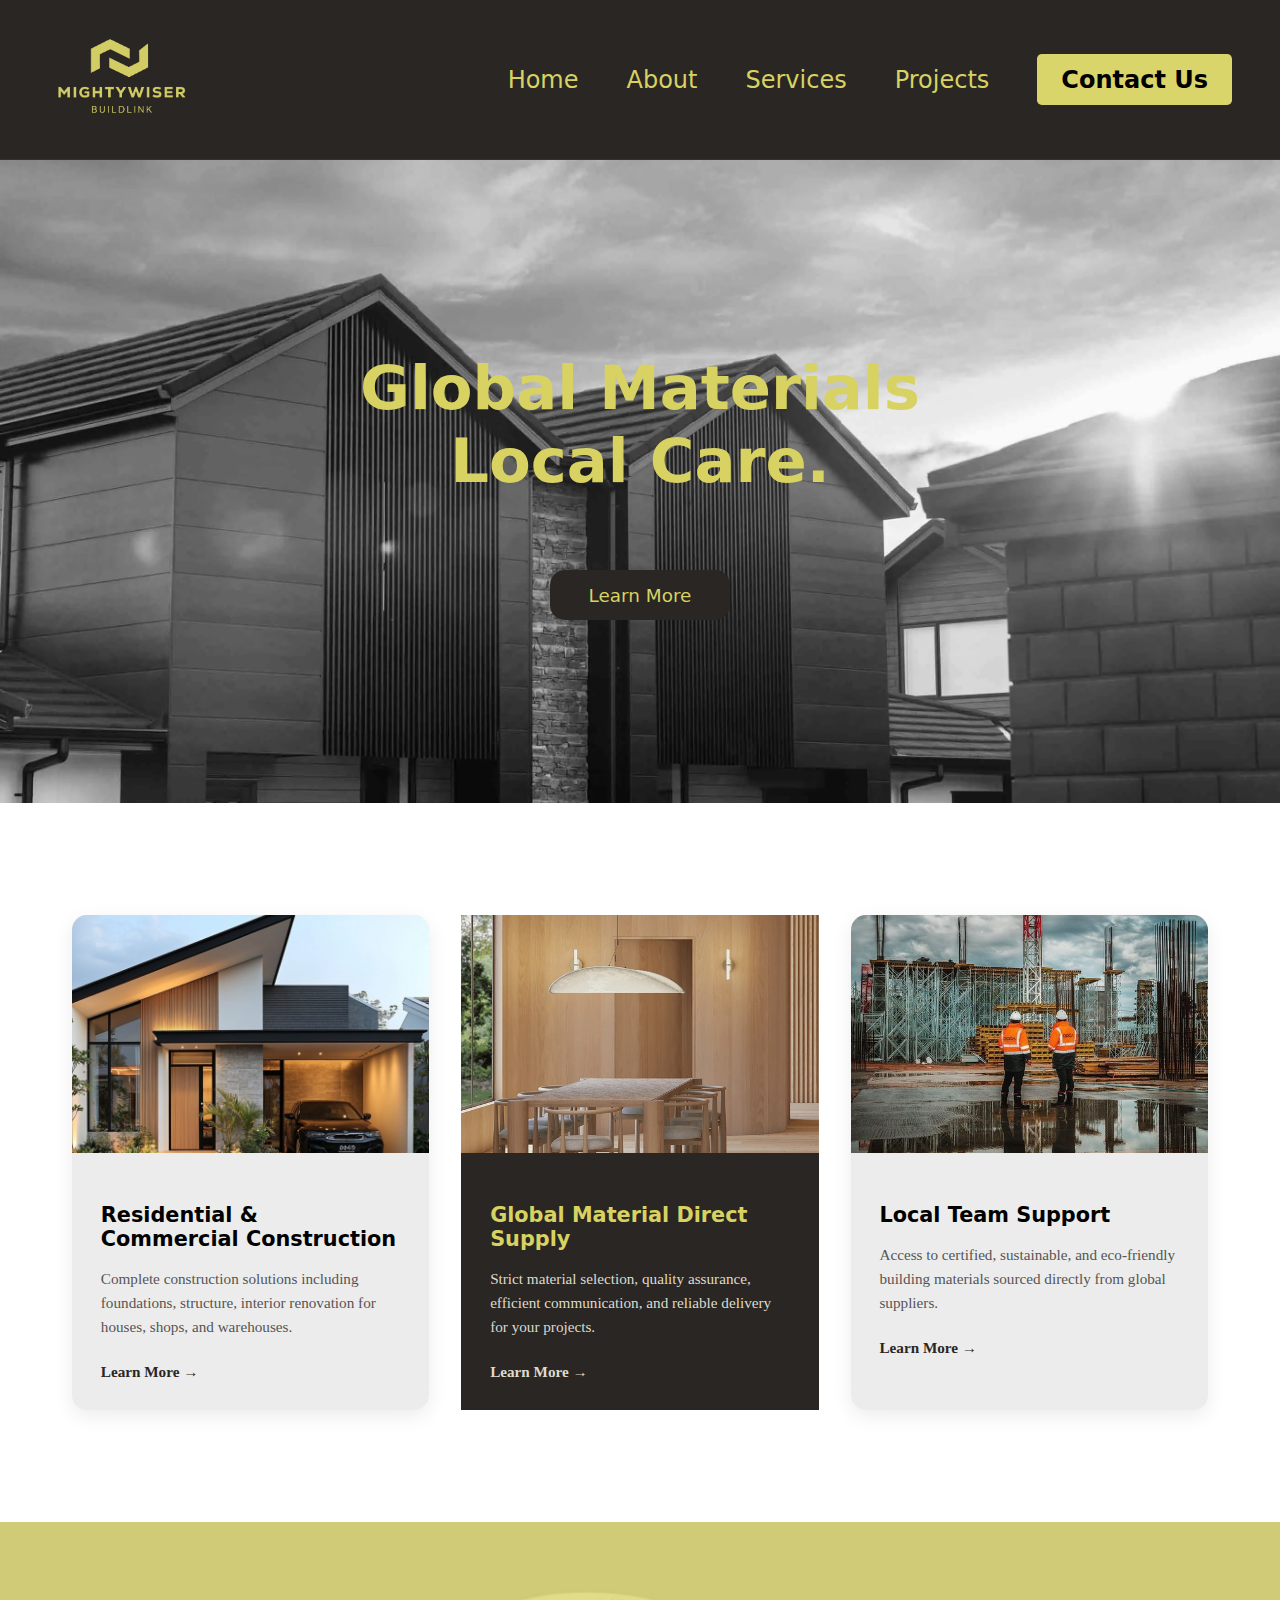
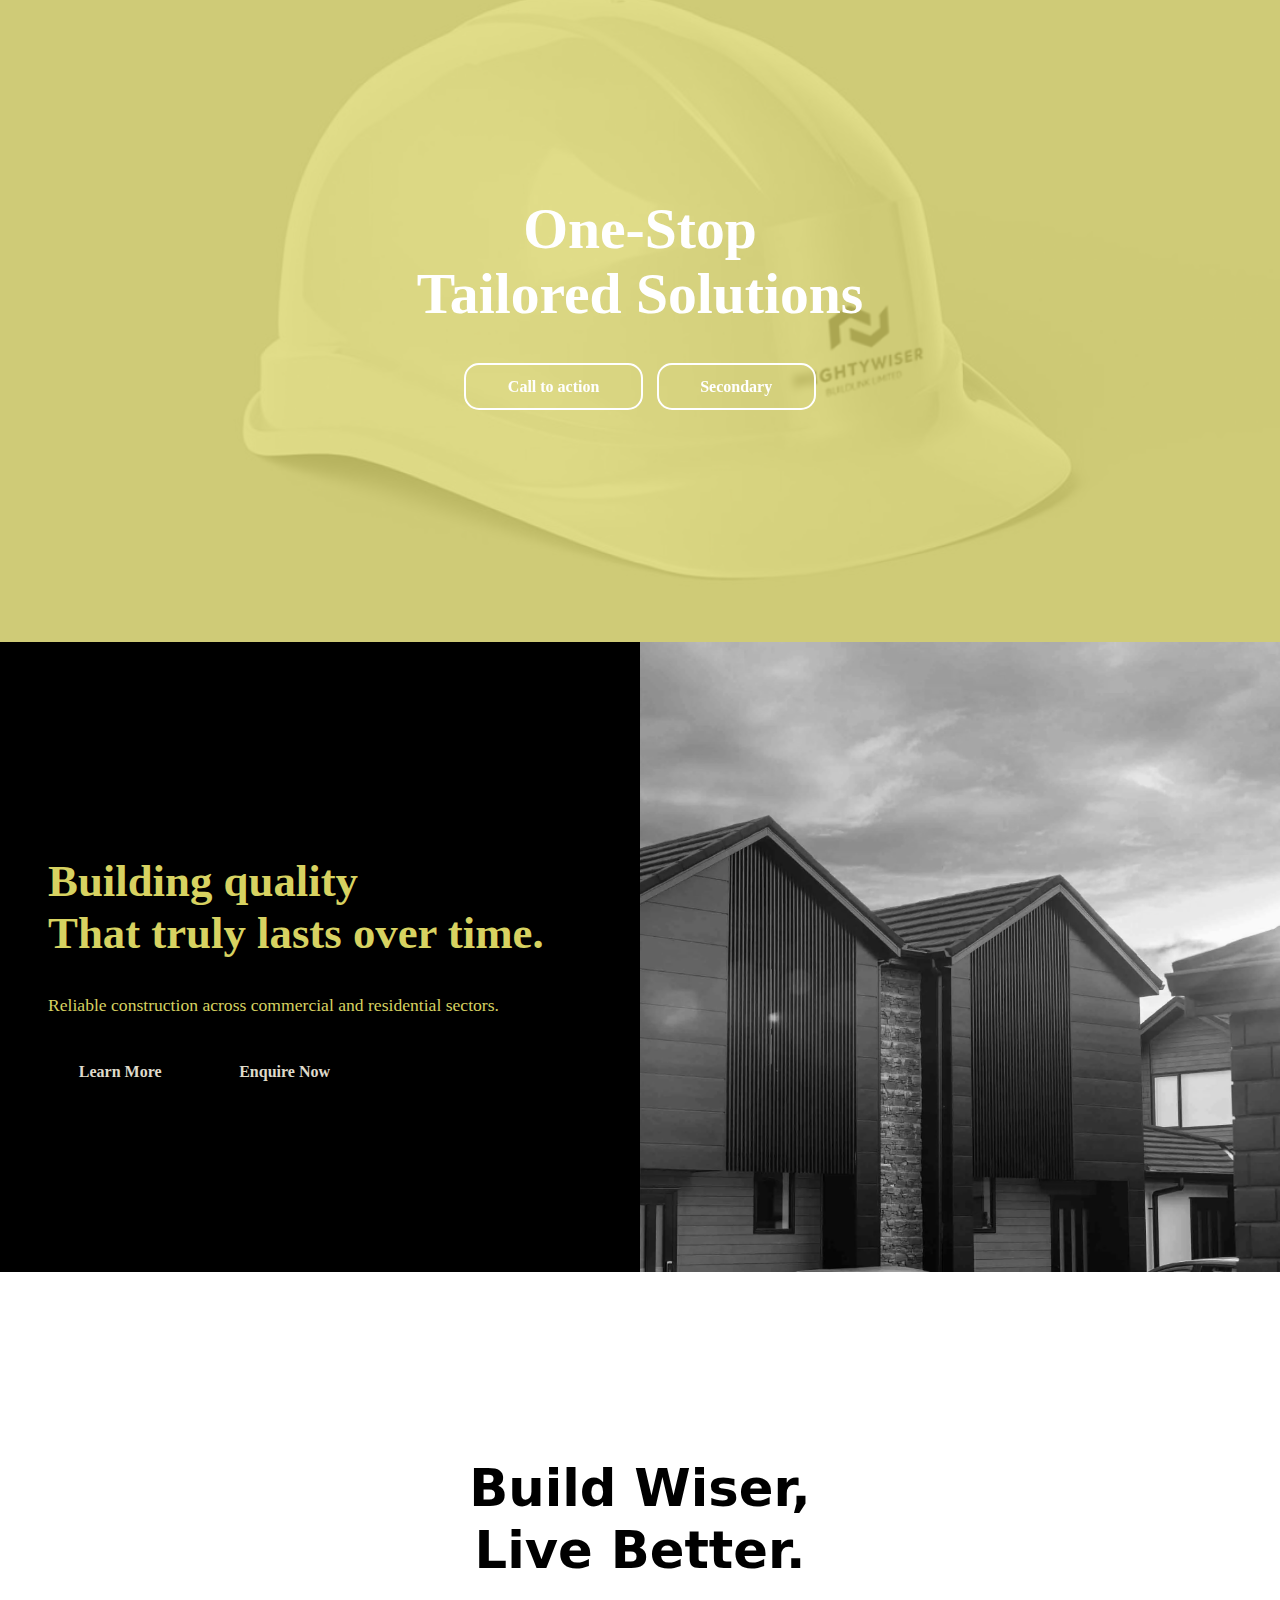
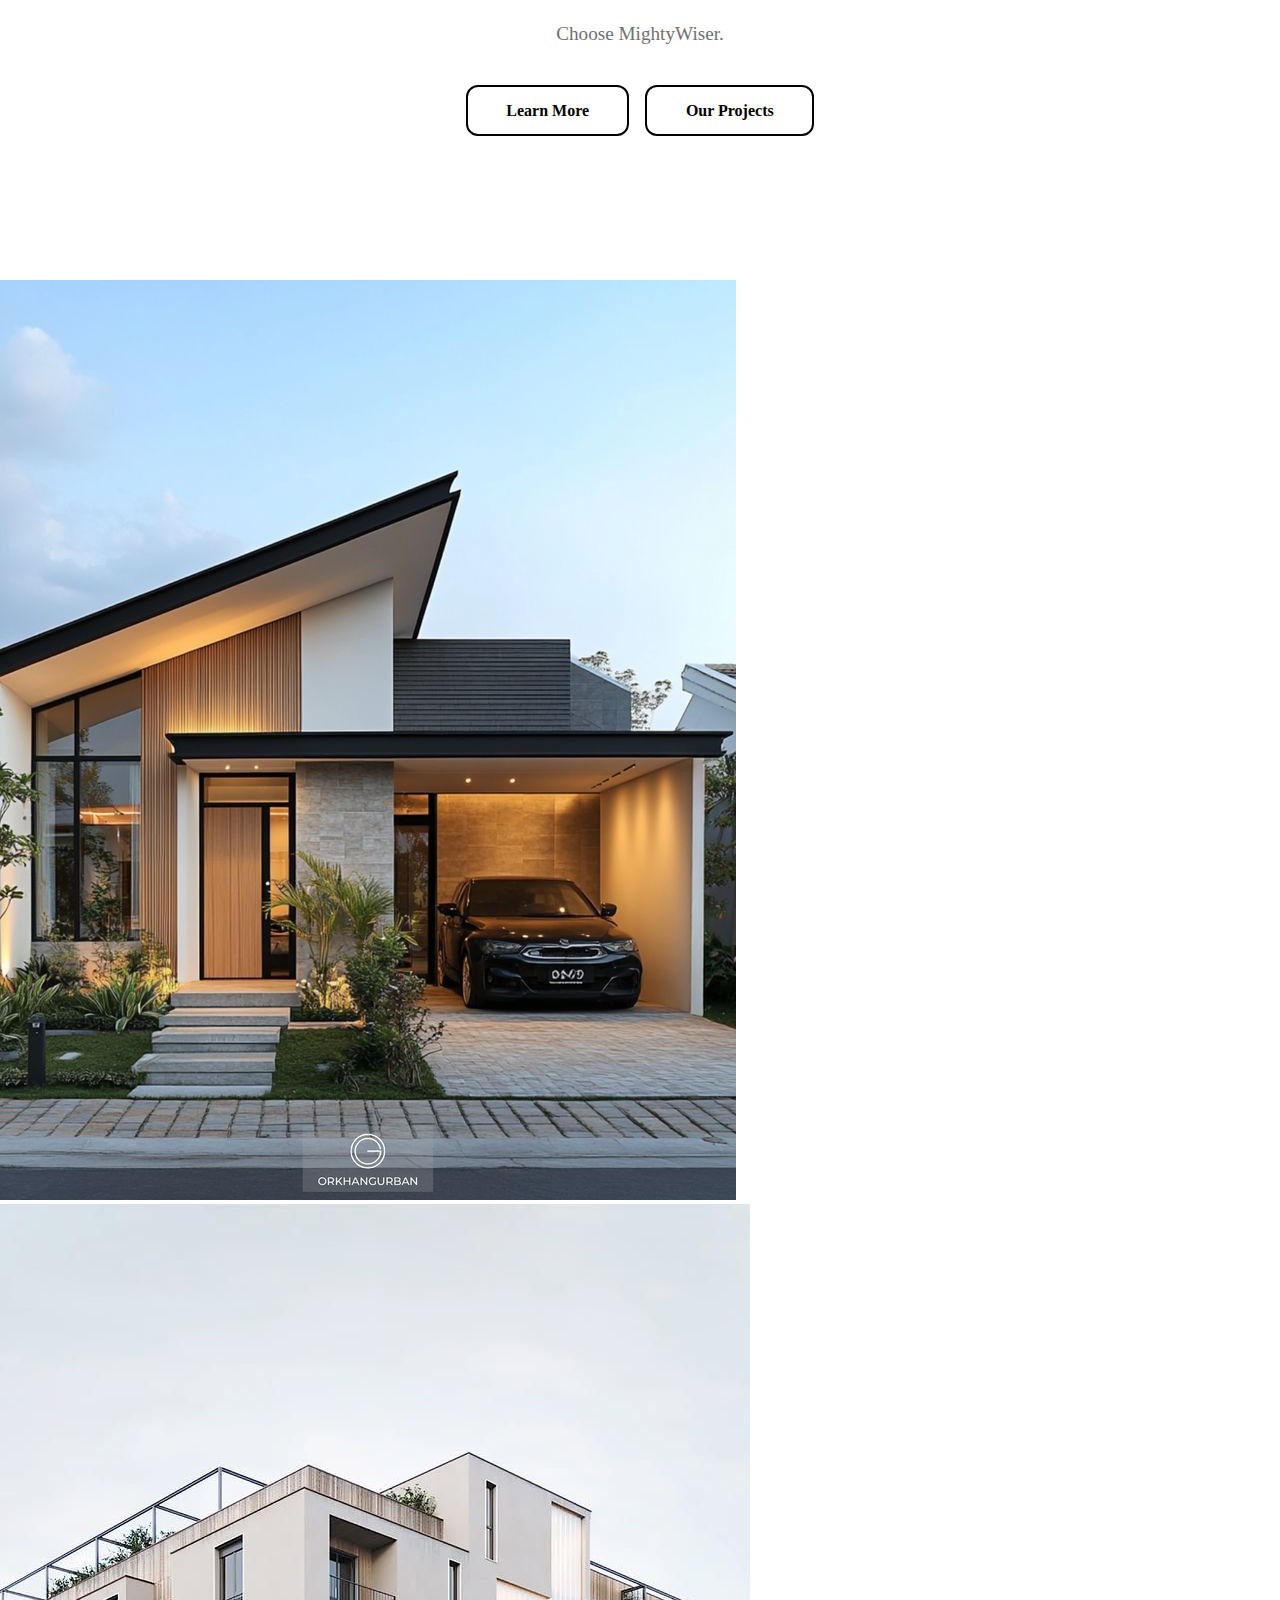
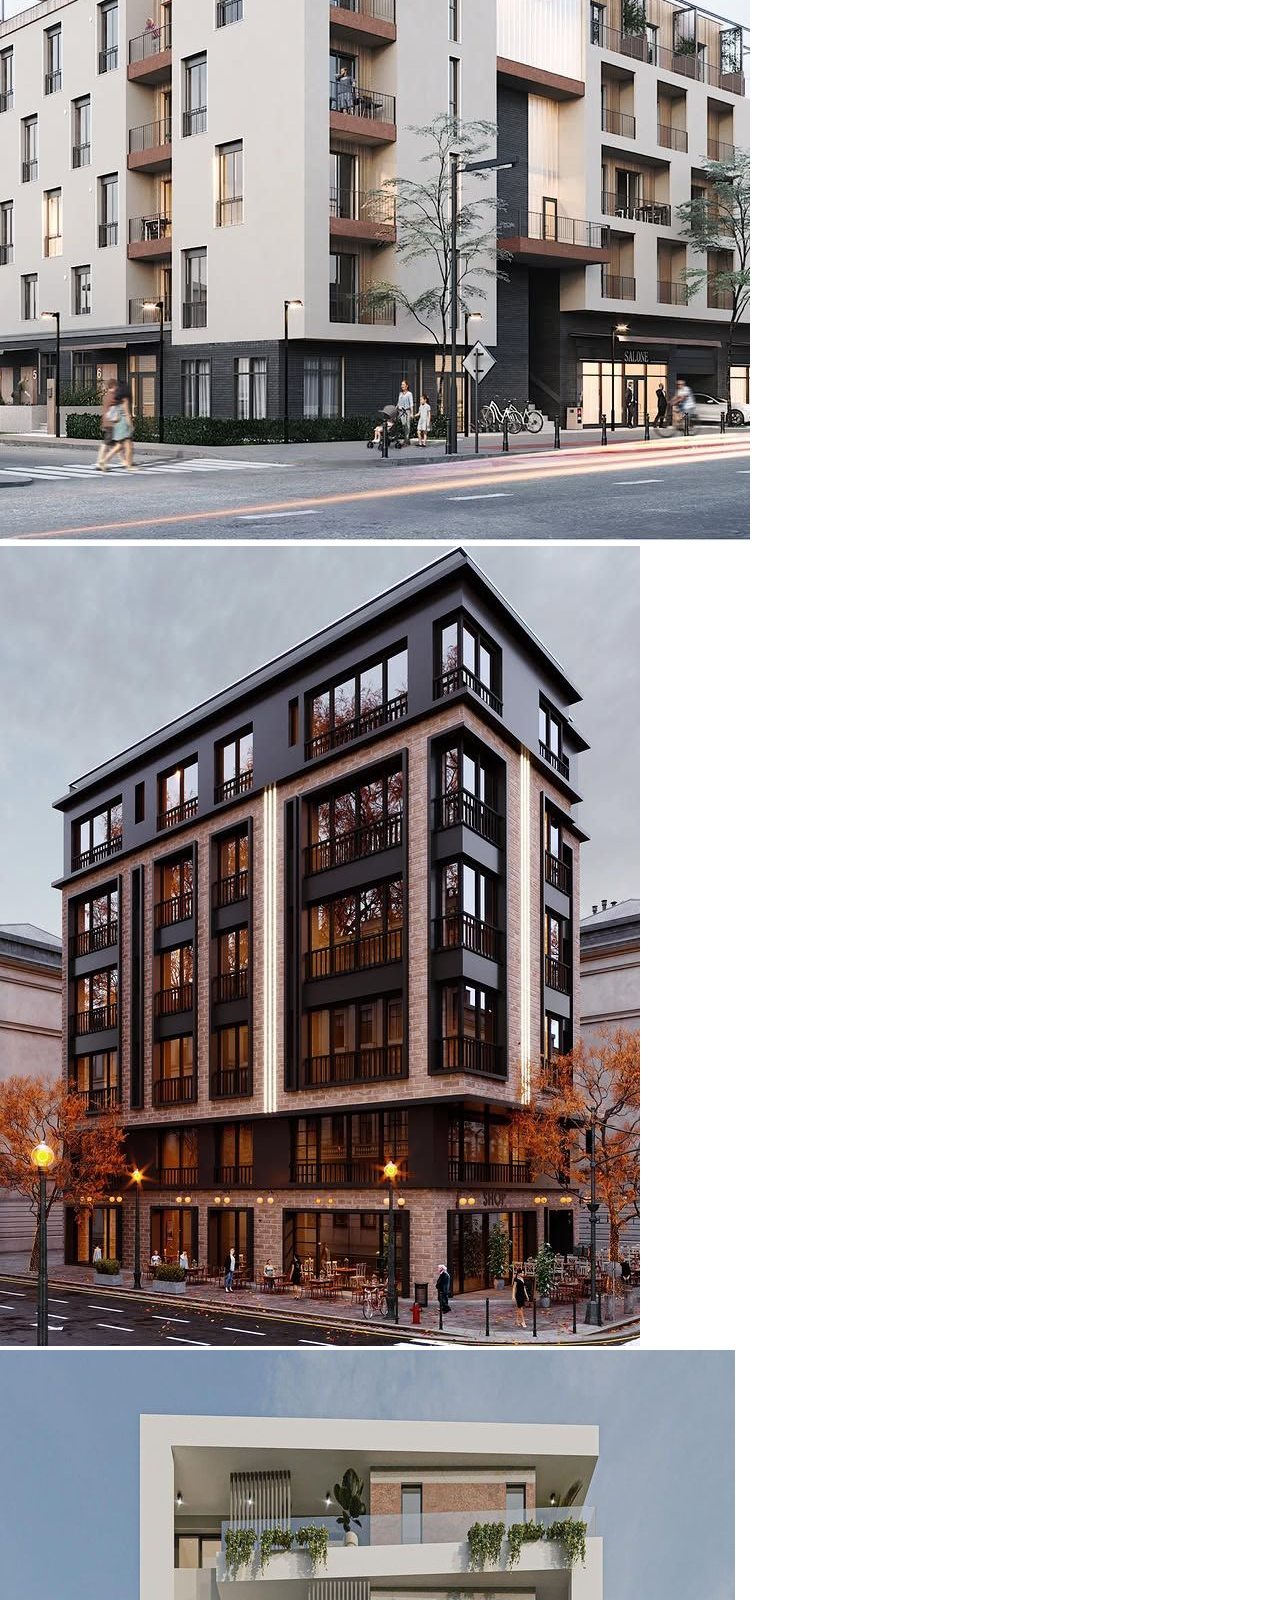
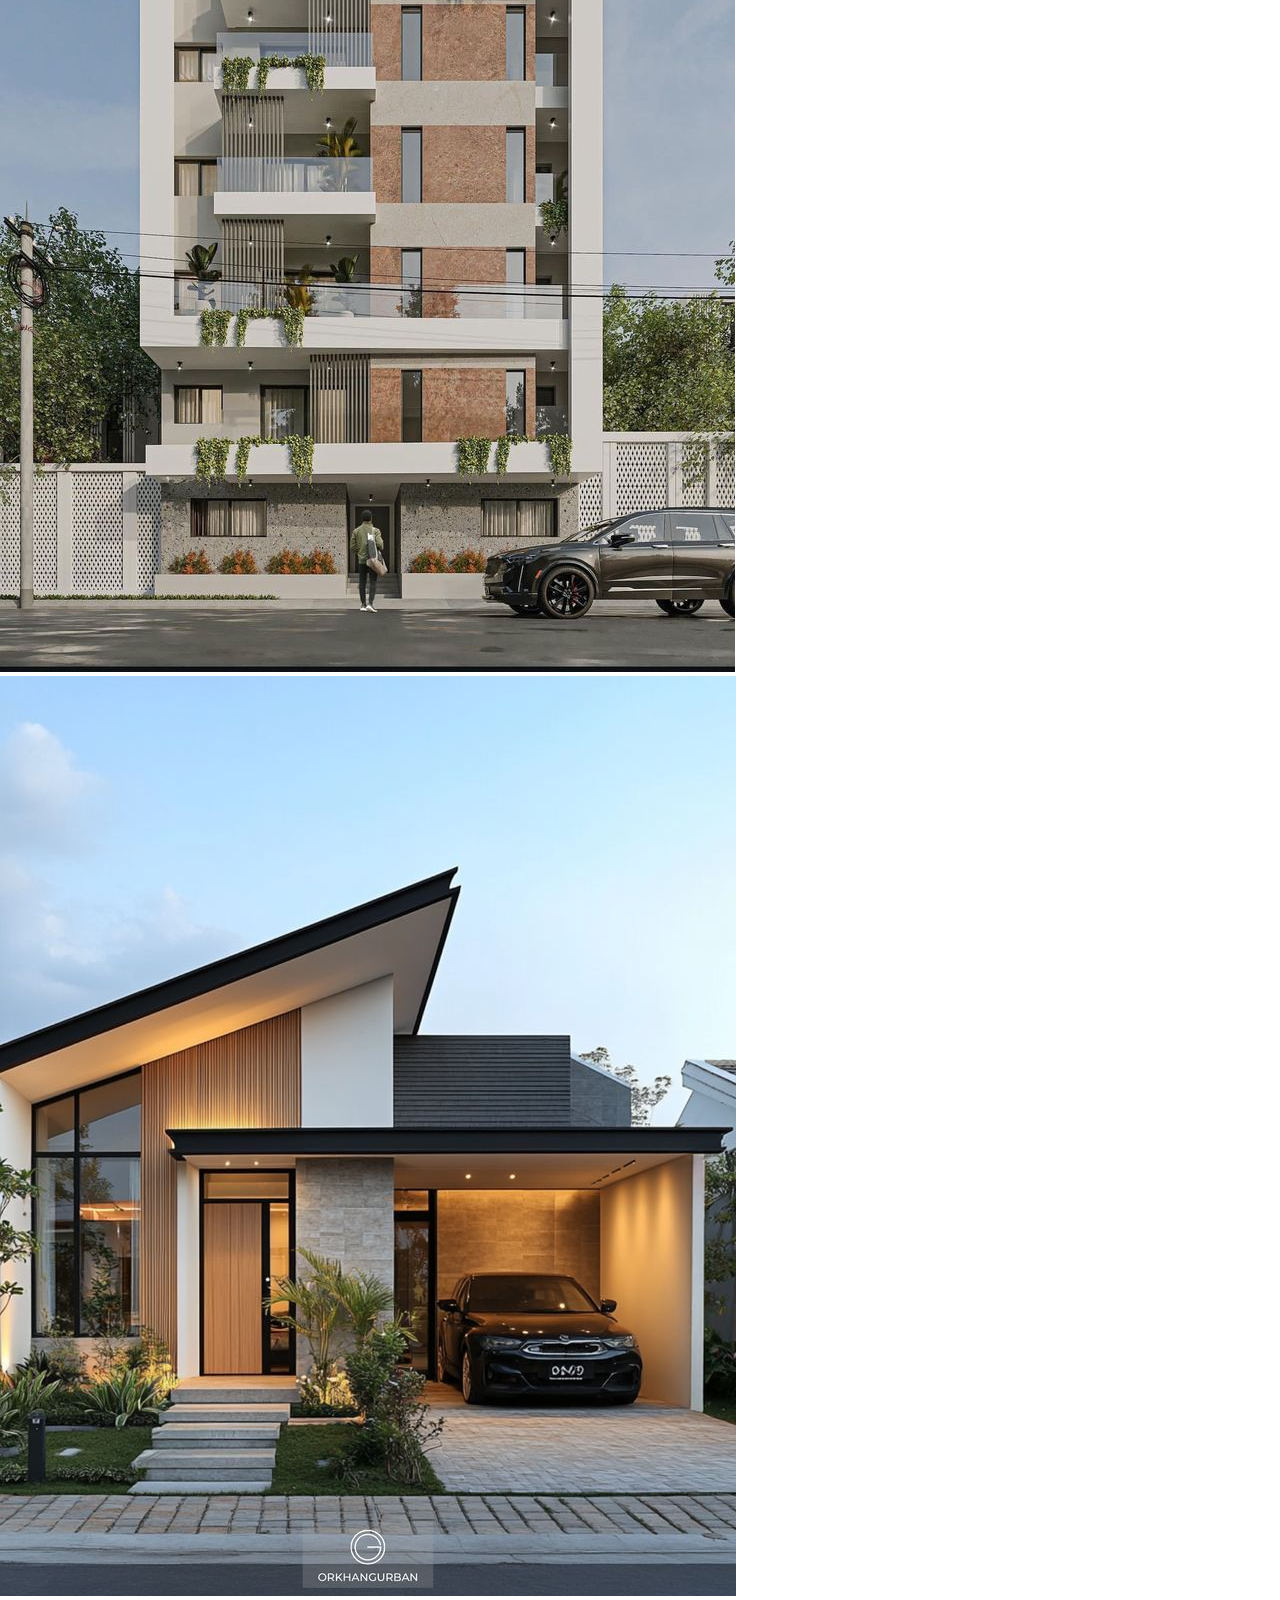
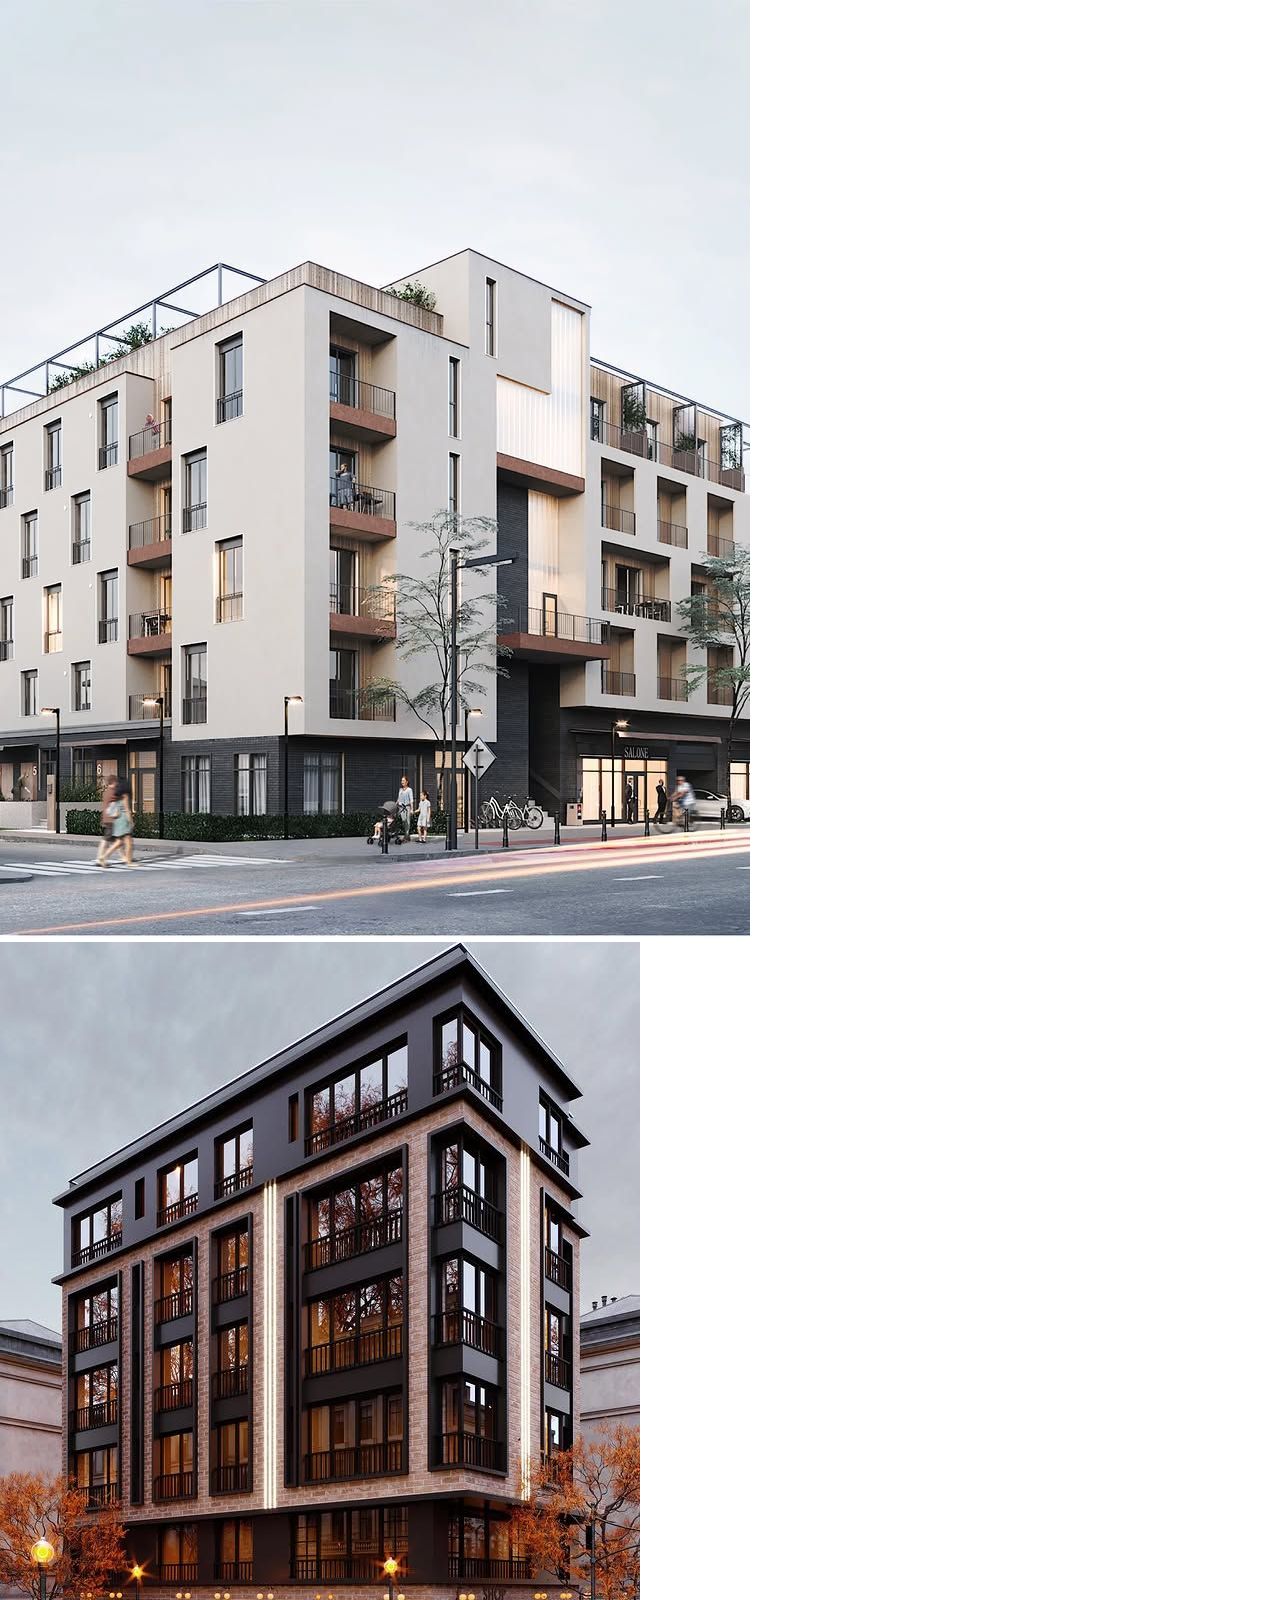
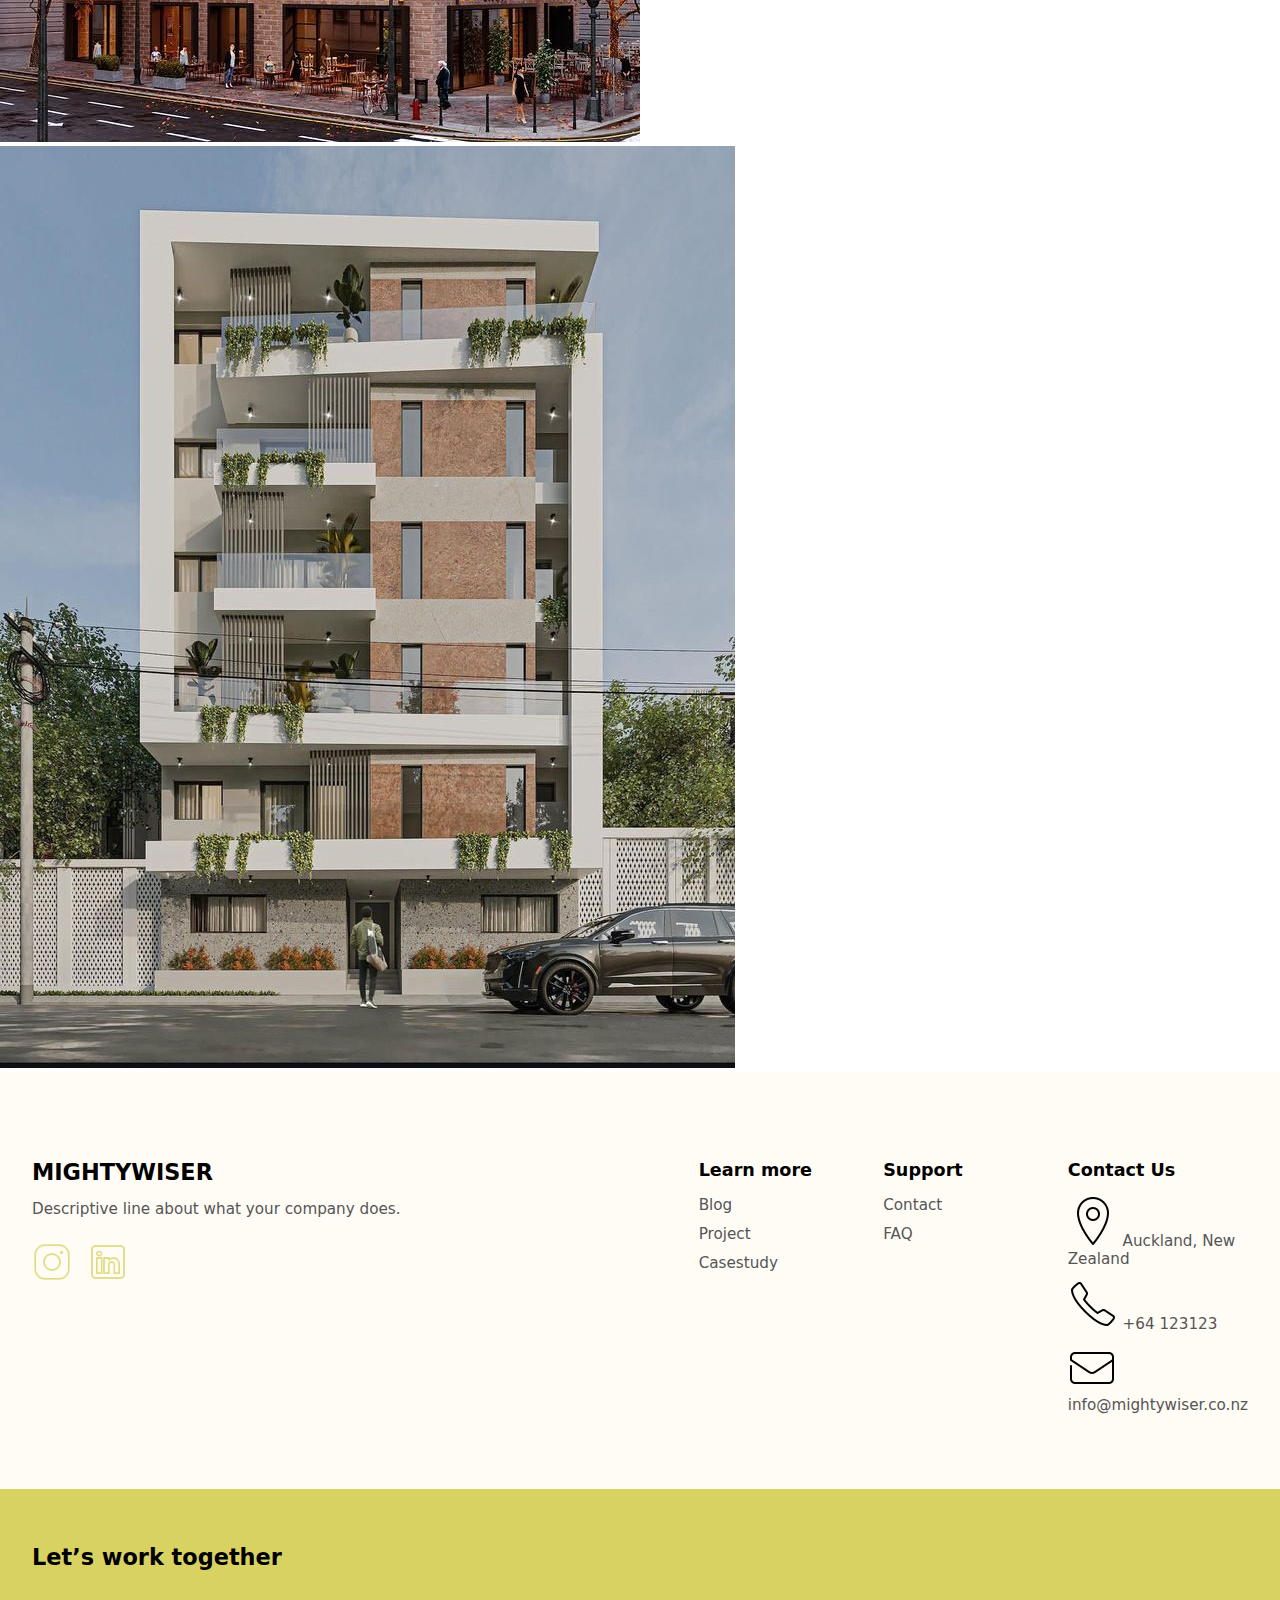
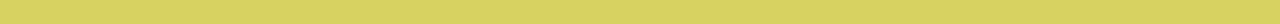
<file: index.html>
<!DOCTYPE html>
<html lang="en">
<head>
    <meta charset="UTF-8">
    <meta name="viewport" content="width=device-width, initial-scale=1.0">
    <title>MIGHTYWISER</title>
    <link rel="stylesheet" href="styles.css">

    <!-- MiSans 字体（本地引入 or CDN） -->
    <link href="https://fonts.cdnfonts.com/css/misans" rel="stylesheet">
    <script src="js/nav.js" defer></script>
    <link rel="icon" type="image/png" href="img/weblg.png?v=2">
    <link rel="apple-touch-icon" href="img/weblg.png?v=2">
    <link rel="icon" sizes="192x192" href="img/weblg.png?v=2">
    <link rel="icon" sizes="512x512" href="img/weblg.png?v=2">



</head>
<body>

<header class="navbar">
    <div class="nav-container">
        <div class="logo">
            <a href="index.html">
                <img src="img/logo.png" alt="logo">
            </a>
        </div>

        <nav class="nav-links">
            <a href="index.html">Home</a>
            <a href="about.html">About</a>
            <a href="services.html">Services</a>
            <a href="projects.html">Projects</a>
            <a href="contact_us.html" class="contact-btn">Contact Us</a>
        </nav>

        <!-- Mobile hamburger -->
        <div class="hamburger">
            <span></span>
            <span></span>
            <span></span>
        </div>
    </div>

    <!-- Mobile slide menu -->
    <div class="mobile-menu">
        <a href="index.html">Home</a>
            <a href="about.html">About</a>
            <a href="services.html">Services</a>
            <a href="projects.html">Projects</a>
            <a href="contact_us.html">Contact Us</a>
    </div>
</header>

<section class="hero">
    <div class="hero-content">
        <h1>Global Materials<br>Local Care.</h1>

        <div class="hero-btn" onclick="location.href='about.html'">Learn More</div>
    </div>
</section>

<section class="services">
    <div class="service-card">
        <div class="service-img">
            <img src="img/b3.jpg" alt="">
        </div>
        <div class="service-content">
            <h3>Residential & Commercial Construction</h3>
            <p>
                Complete construction solutions including foundations, structure, interior renovation for houses, shops, and warehouses.
            </p>
            <div class="service-link">Learn More →</div>
        </div>
    </div>

    <div class="service-card-dark">
        <div class="service-img">
            <img src="img/n1.webp" alt="">
        </div>
        <div class="service-content dark">
            <h3>Global Material Direct Supply</h3>
            <p>
                Strict material selection, quality assurance, efficient communication, and reliable delivery for your projects.
            </p>
            <div class="service-link">Learn More →</div>
        </div>
    </div>

    <div class="service-card">
        <div class="service-img">
            <img src="img/1.jpg" alt="">
        </div>
        <div class="service-content">
            <h3>Local Team Support</h3>
            <p>
                Access to certified, sustainable, and eco-friendly building materials sourced directly from global suppliers.
            </p>
            <div class="service-link" onclick="location.href='about.html'">Learn More →</div>
        </div>
    </div>
</section>

<!-- =======================
     SOLUTION SECTION
======================= -->
<section class="solution-section">
    <div class="solution-overlay"></div>

    <div class="solution-content">
        <h2><span class="bold-title">One-Stop</span><br>Tailored Solutions</h2>


        <div class="solution-buttons">
            <div class="solution-btn primary" onclick="location.href='services.html'">Call to action</div>

            <div class="solution-btn secondary" onclick="location.href='contact_us.html'">Secondary</div>
        </div>
    </div>
</section>


<!-- =======================
     DUAL SECTION
======================= -->
<section class="dual-section">
    <!-- 左侧黑色内容块 -->
    <div class="dual-left">
        <h2>Building quality<br>That truly lasts over time.</h2>
        <p>
            Reliable construction across commercial and residential sectors.
        </p>

        <div class="dual-buttons">
            <div class="dual-btn primary" onclick="location.href='projects.html'">Learn More</div>
            <div class="dual-btn secondary" onclick="location.href='contact_us.html'">Enquire Now</div>
        </div>
    </div>

    <!-- 右侧背景图（b5.png） -->
    <div class="dual-right"></div>
</section>

<section class="cta-section">
    <div class="cta-container">
        <h2 class="cta-title">Build Wiser,<br>Live Better.</h2>

        <p class="cta-subtitle">Choose MightyWiser.</p>

        <div class="cta-buttons">
            <div class="cta-btn-primary" onclick="location.href='about.html'">Learn More</div>
            <div class="cta-btn-secondary" onclick="location.href='projects.html'">Our Projects</div>
        </div>
    </div>
</section>

<!-- ================================
     无限横向滚动图片区（新版无缝）
================================ -->

<div class="img-wrapper">
  <!-- 第一轮 -->
  <img src="img/b3.jpg" class="img-item i1">
  <img src="img/b4.jpg" class="img-item i2">
  <img src="img/b1.jpg" class="img-item i3">
  <img src="img/b2.jpg" class="img-item i4">

  <!-- 第二轮（复制的） -->
  <img src="img/b3.jpg" class="img-item i5">
  <img src="img/b4.jpg" class="img-item i6">
  <img src="img/b1.jpg" class="img-item i7">
  <img src="img/b2.jpg" class="img-item i8">
</div>





    <footer>

    <!-- ========== 上半部分（白色） ========== -->
    <div class="footer-main">
        <div class="footer-col brand">
            <h3>MIGHTYWISER</h3>
            <p>Descriptive line about what your company does.</p>

            <div class="footer-social">
                <a href="">
                    <img src="img/ins.png" alt="">
                </a>
                
                <a href="https://www.linkedin.com/company/109632428/admin/dashboard/" target="_blank">
                    <img src="img/linke.png" alt="LinkedIn">
                </a>
                
            </div>
        </div>


        <div class="footer-col">
            <h4>Learn more</h4>
            <a href="https://www.linkedin.com/company/109632428/admin/dashboard/">Blog</a>
            <a href="projects.html">Project</a>
            <a href="#">Casestudy</a>
        </div>

        <div class="footer-col">
            <h4>Support</h4>
            <a href="contact_us.html">Contact</a>
            <a href="#">FAQ</a>
        </div>

        <div class="footer-col">
            <h4>Contact Us</h4>
            <a>
                <img src="img/location1.png" class="icon" alt=""> Auckland, New Zealand
            </a>

            <a>
                <img src="img/phone1.png" class="icon" alt=""> +64 123123
            </a>

            <a>
                <img src="img/email1.png" class="icon" alt=""> info@mightywiser.co.nz
            </a>

        </div>
    </div>

    <!-- ========== 下半部分（黄色背景） ========== -->
    <div class="footer-bottom">
        <p>Let’s work together</p>
    </div>

    </footer>

    <script>
        window.addEventListener("load", () => {
    const galleryContainer = document.querySelector('.scroll-gallery');
    const track = document.getElementById("scroll-track");
    const originalChildren = [...track.children];
    
    // 确保克隆一次
    originalChildren.forEach(node => track.appendChild(node.cloneNode(true)));

    let originalWidth = 0;

    function calculateAndSetWidth() {
        let totalWidth = 0;
        
        // ⭐ 关键：计算原始集合的总宽度（包含 Margin）
        originalChildren.forEach(img => {
            // 宽度 = 图片的宽度 + 右侧的 margin
            const imgWidth = Math.ceil(img.getBoundingClientRect().width);
            const marginStyle = getComputedStyle(img).marginRight || '0';

            // 健壮地解析 Margin
            const marginValueMatch = marginStyle.match(/[\d\.]+/);
            const marginNumber = parseFloat(marginValueMatch ? marginValueMatch[0] : 0);
            
            // 假设 Margin 已经是像素值 (px)
            const imgMargin = marginNumber; 

            totalWidth += imgWidth + imgMargin;
        });

        // ⭐ 关键：最后，减去多余的 1 像素安全距离 (避免浏览器渲染过宽)
        // 这一步是为了防止浏览器渲染时四舍五入导致多出一个像素。
        totalWidth -= 1; 
        
        // 关键：将计算出的总宽度设置为 CSS 变量
        track.style.setProperty('--scroll-width', `-${totalWidth}px`);
        return totalWidth;
    }

    // 1. 初始化宽度，设置 CSS 变量
    calculateAndSetWidth();
    
    // 2. 启动 Keyframe 动画
    track.classList.add('is-animating');

    // 3. 延时显示内容
    requestAnimationFrame(() => {
        galleryContainer.classList.add('is-ready');
    });


    // 4. 监听窗口大小改变，重新计算并更新 CSS 变量
    let resizeTimer;
    window.addEventListener('resize', () => {
        clearTimeout(resizeTimer);
        resizeTimer = setTimeout(() => {
            calculateAndSetWidth();
        }, 100); 
    });
});
    </script>
</body>
</html>
</file>
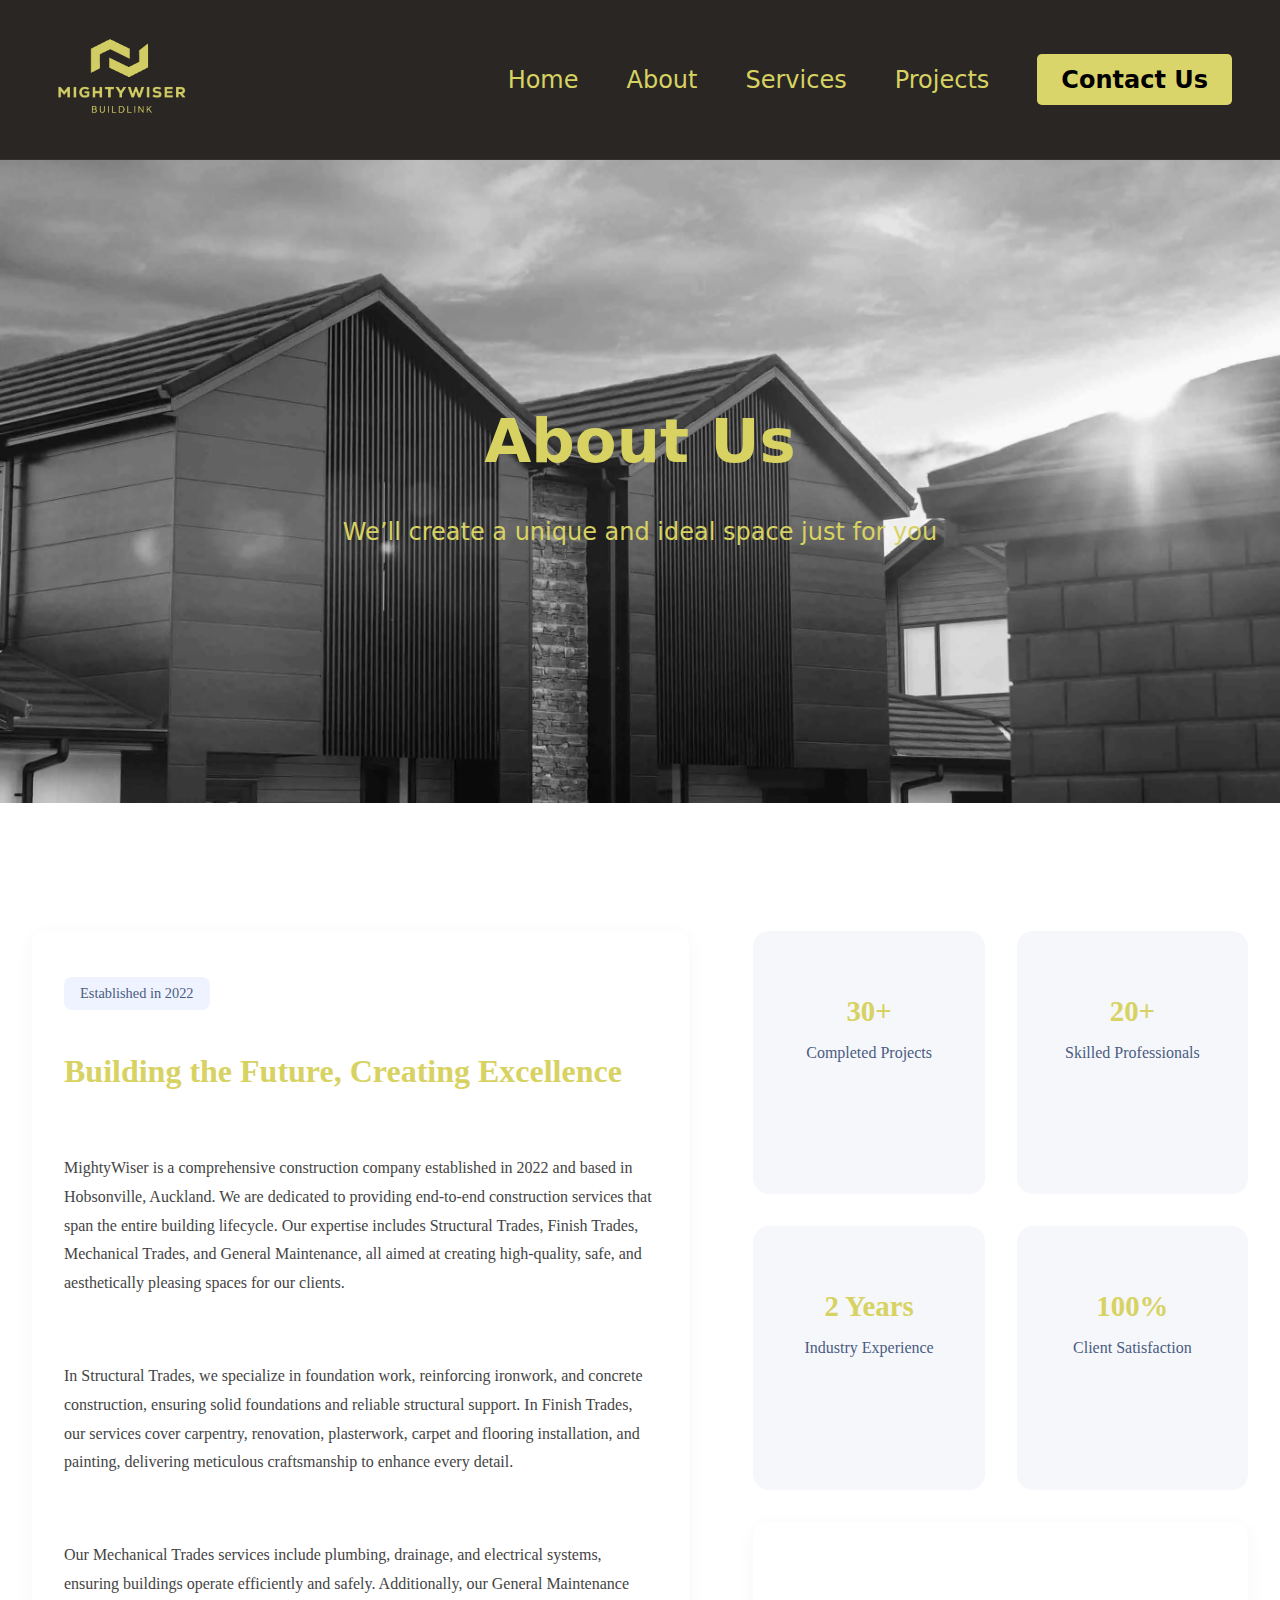
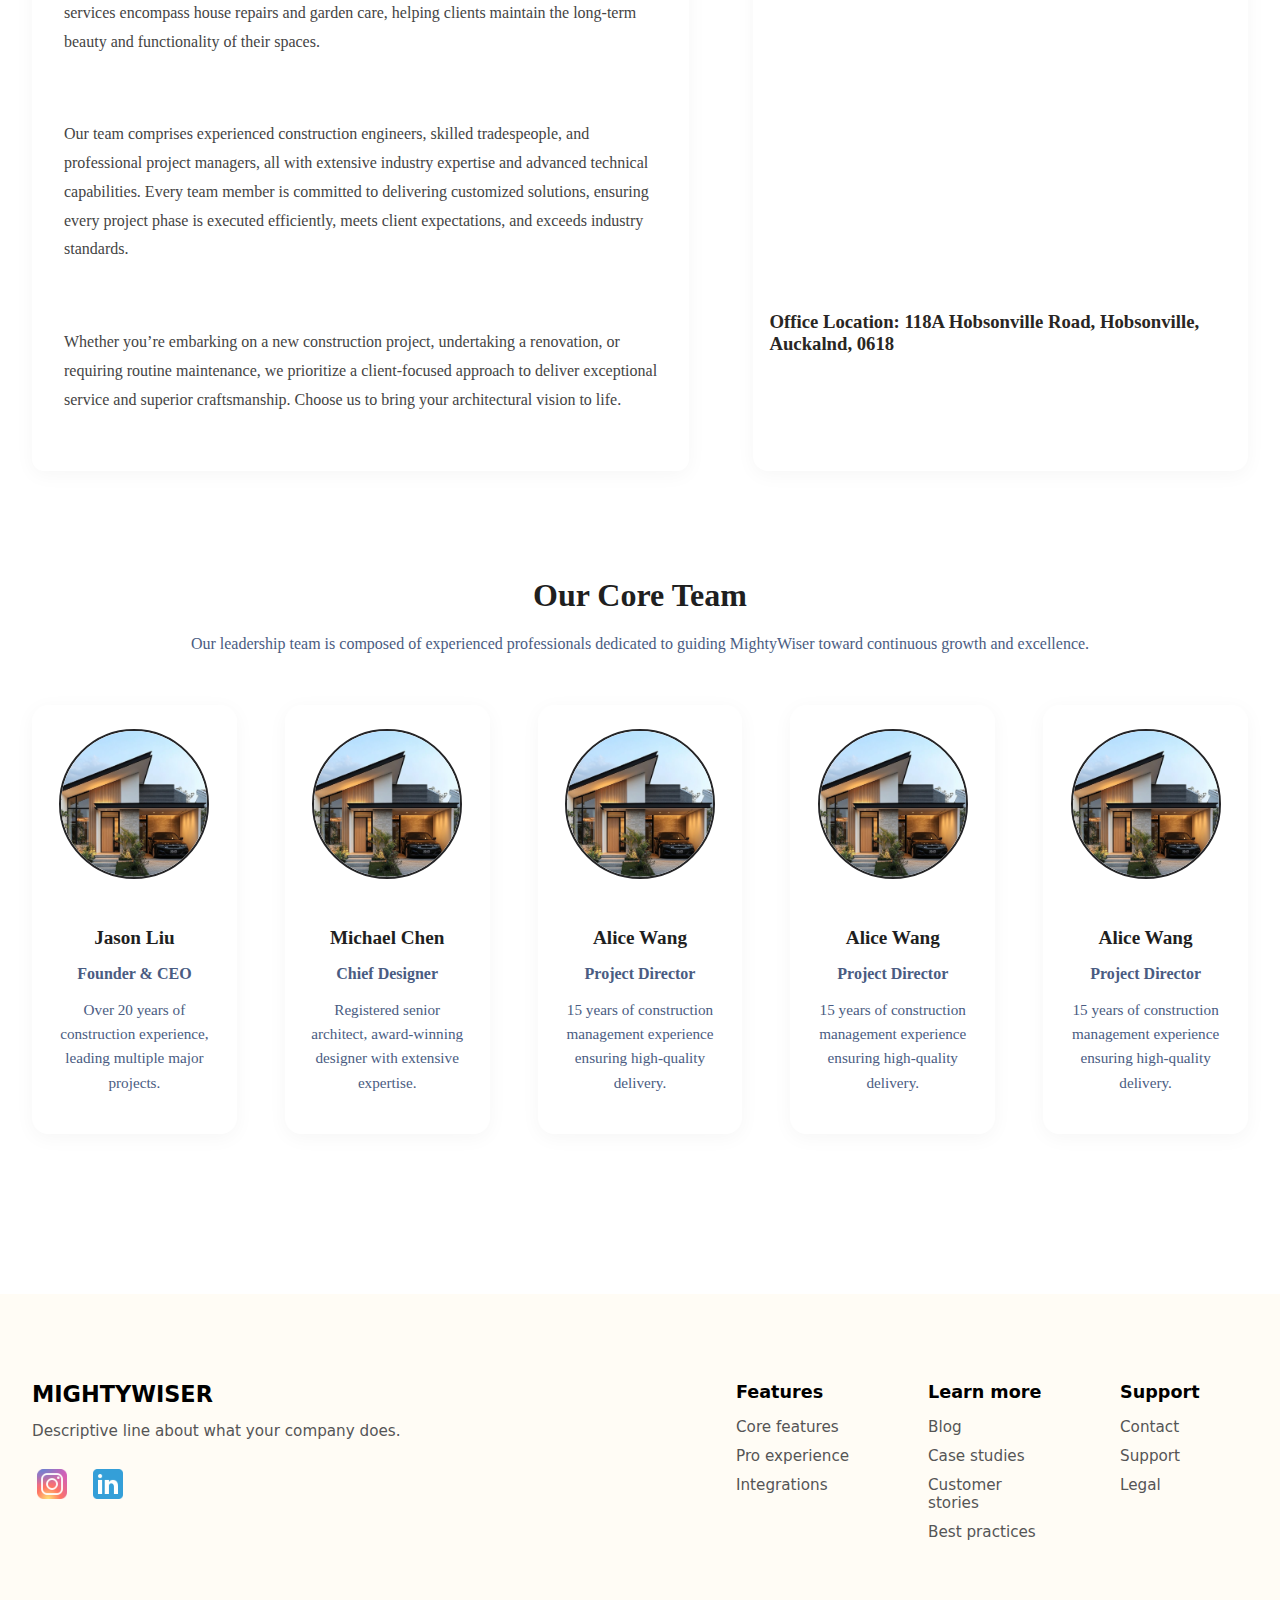
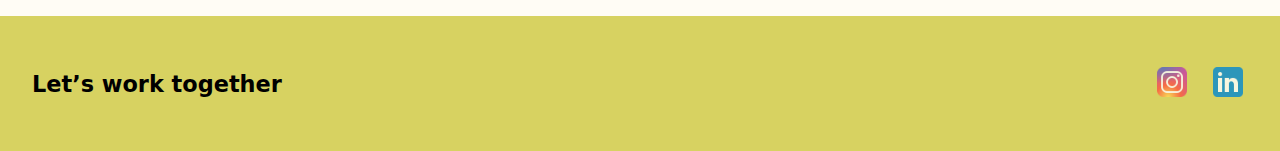
<file: about.html>
<!DOCTYPE html>
<html lang="en">
<head>
    <meta charset="UTF-8">
    <meta name="viewport" content="width=device-width, initial-scale=1.0">
    <title>MIGHTYWISER</title>
    <link rel="stylesheet" href="styles.css">   <!-- 导航栏 + footer + 全站通用 -->
    <link rel="stylesheet" href="about.css">   <!-- about 页面专用 -->


    <!-- MiSans 字体（本地引入 or CDN） -->
    <link href="https://fonts.cdnfonts.com/css/misans" rel="stylesheet">

</head>
<body>

<header class="navbar">
    <div class="nav-container">
        <div class="logo">
            <a href="index.html">
                <img src="img/logo.png" alt="logo">
            </a>
        </div>

        <nav class="nav-links">
            <a href="index.html">Home</a>
            <a href="about.html">About</a>
            <a href="services.html">Services</a>
            <a href="projects.html">Projects</a>
            <a href="contact_us.html" class="contact-btn">Contact Us</a>
        </nav>

        <!-- Mobile hamburger -->
        <div class="hamburger">
            <span></span>
            <span></span>
            <span></span>
        </div>
    </div>

    <!-- Mobile slide menu -->
    <div class="mobile-menu">
        <a href="index.html">Home</a>
            <a href="about.html">About</a>
            <a href="#">Services</a>
            <a href="#">Projects</a>
            <a href="#">Contact Us</a>
    </div>
</header>

<section class="hero">
    <div class="hero-content">
        <h1>About Us</h1>
        <h2>We’ll create a unique and ideal space just for you</h2>
    </div>
</section>

<section class="about-section">
    <div class="about-left">

        <p class="about-tag">Established in 2022</p>

        <h2 class="about-title">Building the Future, Creating Excellence</h2>

        <p class="about-text">
            MightyWiser is a comprehensive construction company established in 2022 and based in 
            Hobsonville, Auckland. We are dedicated to providing end-to-end construction services 
            that span the entire building lifecycle. Our expertise includes Structural Trades, 
            Finish Trades, Mechanical Trades, and General Maintenance, all aimed at creating 
            high-quality, safe, and aesthetically pleasing spaces for our clients.
        </p>

        <p class="about-text">
            In Structural Trades, we specialize in foundation work, reinforcing ironwork, and 
            concrete construction, ensuring solid foundations and reliable structural support.  
            In Finish Trades, our services cover carpentry, renovation, plasterwork, carpet and 
            flooring installation, and painting, delivering meticulous craftsmanship to enhance 
            every detail.
        </p>

        <p class="about-text">
            Our Mechanical Trades services include plumbing, drainage, and electrical systems, 
            ensuring buildings operate efficiently and safely. Additionally, our General Maintenance 
            services encompass house repairs and garden care, helping clients maintain the long-term 
            beauty and functionality of their spaces.
        </p>

        <p class="about-text">
            Our team comprises experienced construction engineers, skilled tradespeople, and 
            professional project managers, all with extensive industry expertise and advanced 
            technical capabilities. Every team member is committed to delivering customized 
            solutions, ensuring every project phase is executed efficiently, meets client 
            expectations, and exceeds industry standards.
        </p>

        <p class="about-text">
            Whether you’re embarking on a new construction project, undertaking a renovation, 
            or requiring routine maintenance, we prioritize a client-focused approach to deliver 
            exceptional service and superior craftsmanship. Choose us to bring your architectural 
            vision to life.
        </p>

    </div>

    <div class="about-stats">

        <div class="stat-card">
            <h3>30+</h3>
            <p>Completed Projects</p>
        </div>

        <div class="stat-card">
            <h3>20+</h3>
            <p>Skilled Professionals</p>
        </div>

        <div class="stat-card">
            <h3>2 Years</h3>
            <p>Industry Experience</p>
        </div>

        <div class="stat-card">
            <h3>100%</h3>
            <p>Client Satisfaction</p>
        </div>

        <div class="map-wrapper">
        <iframe
            src="https://www.google.com/maps/embed?pb=!1m18!1m12!1m3!1d697.5115900160522!2d174.6439415966258!3d-36.79927176617804!2m3!1f0!2f0!3f0!3m2!1i1024!2i768!4f13.1!3m3!1m2!1s0x6d0d3fa8e7cbe3c9%3A0x8174df007799f960!2s118A%20Hobsonville%20Road%2C%20Hobsonville%2C%20Auckland%200618!5e1!3m2!1szh-CN!2snz!4v1763504978817!5m2!1szh-CN!2snz"
            width="100%"
            height="350"
            style="border:0; border-radius: 1rem;"
            allowfullscreen=""
            loading="lazy">
        </iframe>
        <h3>Office Location: 118A Hobsonville Road, Hobsonville, Auckalnd, 0618</h3>
        </div>

    </div>
</section>

<section class="team-section">

    <h2 class="team-title">Our Core Team</h2>
    <p class="team-subtitle">
        Our leadership team is composed of experienced professionals dedicated 
        to guiding MightyWiser toward continuous growth and excellence.
    </p>

    <div class="team-grid">

        <!-- Member 1 -->
        <div class="team-member">
            <img src="img/b3.jpg" alt="team member">
            <h3>Jason Liu</h3>
            <p class="role">Founder & CEO</p>
            <p class="desc">Over 20 years of construction experience, leading multiple major projects.</p>
        </div>

        <!-- Member 2 -->
        <div class="team-member">
            <img src="img/b3.jpg" alt="team member">
            <h3>Michael Chen</h3>
            <p class="role">Chief Designer</p>
            <p class="desc">Registered senior architect, award-winning designer with extensive expertise.</p>
        </div>

        <!-- Member 3 -->
        <div class="team-member">
            <img src="img/b3.jpg" alt="team member">
            <h3>Alice Wang</h3>
            <p class="role">Project Director</p>
            <p class="desc">15 years of construction management experience ensuring high-quality delivery.</p>
        </div>

        <div class="team-member">
            <img src="img/b3.jpg" alt="team member">
            <h3>Alice Wang</h3>
            <p class="role">Project Director</p>
            <p class="desc">15 years of construction management experience ensuring high-quality delivery.</p>
        </div>

        <div class="team-member">
            <img src="img/b3.jpg" alt="team member">
            <h3>Alice Wang</h3>
            <p class="role">Project Director</p>
            <p class="desc">15 years of construction management experience ensuring high-quality delivery.</p>
        </div>

    </div>

</section>



<footer>

    <!-- ========== 上半部分（白色） ========== -->
    <div class="footer-main">
        <div class="footer-col brand">
            <h3>MIGHTYWISER</h3>
            <p>Descriptive line about what your company does.</p>

            <div class="footer-social">
                <img src="img/instagram.png" alt="">
                <a href="https://www.linkedin.com/company/109632428/admin/dashboard/" target="_blank">
                    <img src="img/linkedin.png" alt="LinkedIn">
                </a>
                
            </div>
        </div>

        <div class="footer-col">
            <h4>Features</h4>
            <a href="#">Core features</a>
            <a href="#">Pro experience</a>
            <a href="#">Integrations</a>
        </div>

        <div class="footer-col">
            <h4>Learn more</h4>
            <a href="#">Blog</a>
            <a href="#">Case studies</a>
            <a href="#">Customer stories</a>
            <a href="#">Best practices</a>
        </div>

        <div class="footer-col">
            <h4>Support</h4>
            <a href="#">Contact</a>
            <a href="#">Support</a>
            <a href="#">Legal</a>
        </div>
    </div>

    <!-- ========== 下半部分（黄色背景） ========== -->
    <div class="footer-bottom">
        <p>Let’s work together</p>

        <div class="footer-social">
            <img src="img/instagram.png" alt="">
            <a href="https://www.linkedin.com/company/109632428/admin/dashboard/" target="_blank">
                <img src="img/linkedin.png" alt="LinkedIn">
            </a>

            
        </div>
    </div>

</footer>



<script src="js/nav.js"></script>

</body>
</html>
</file>
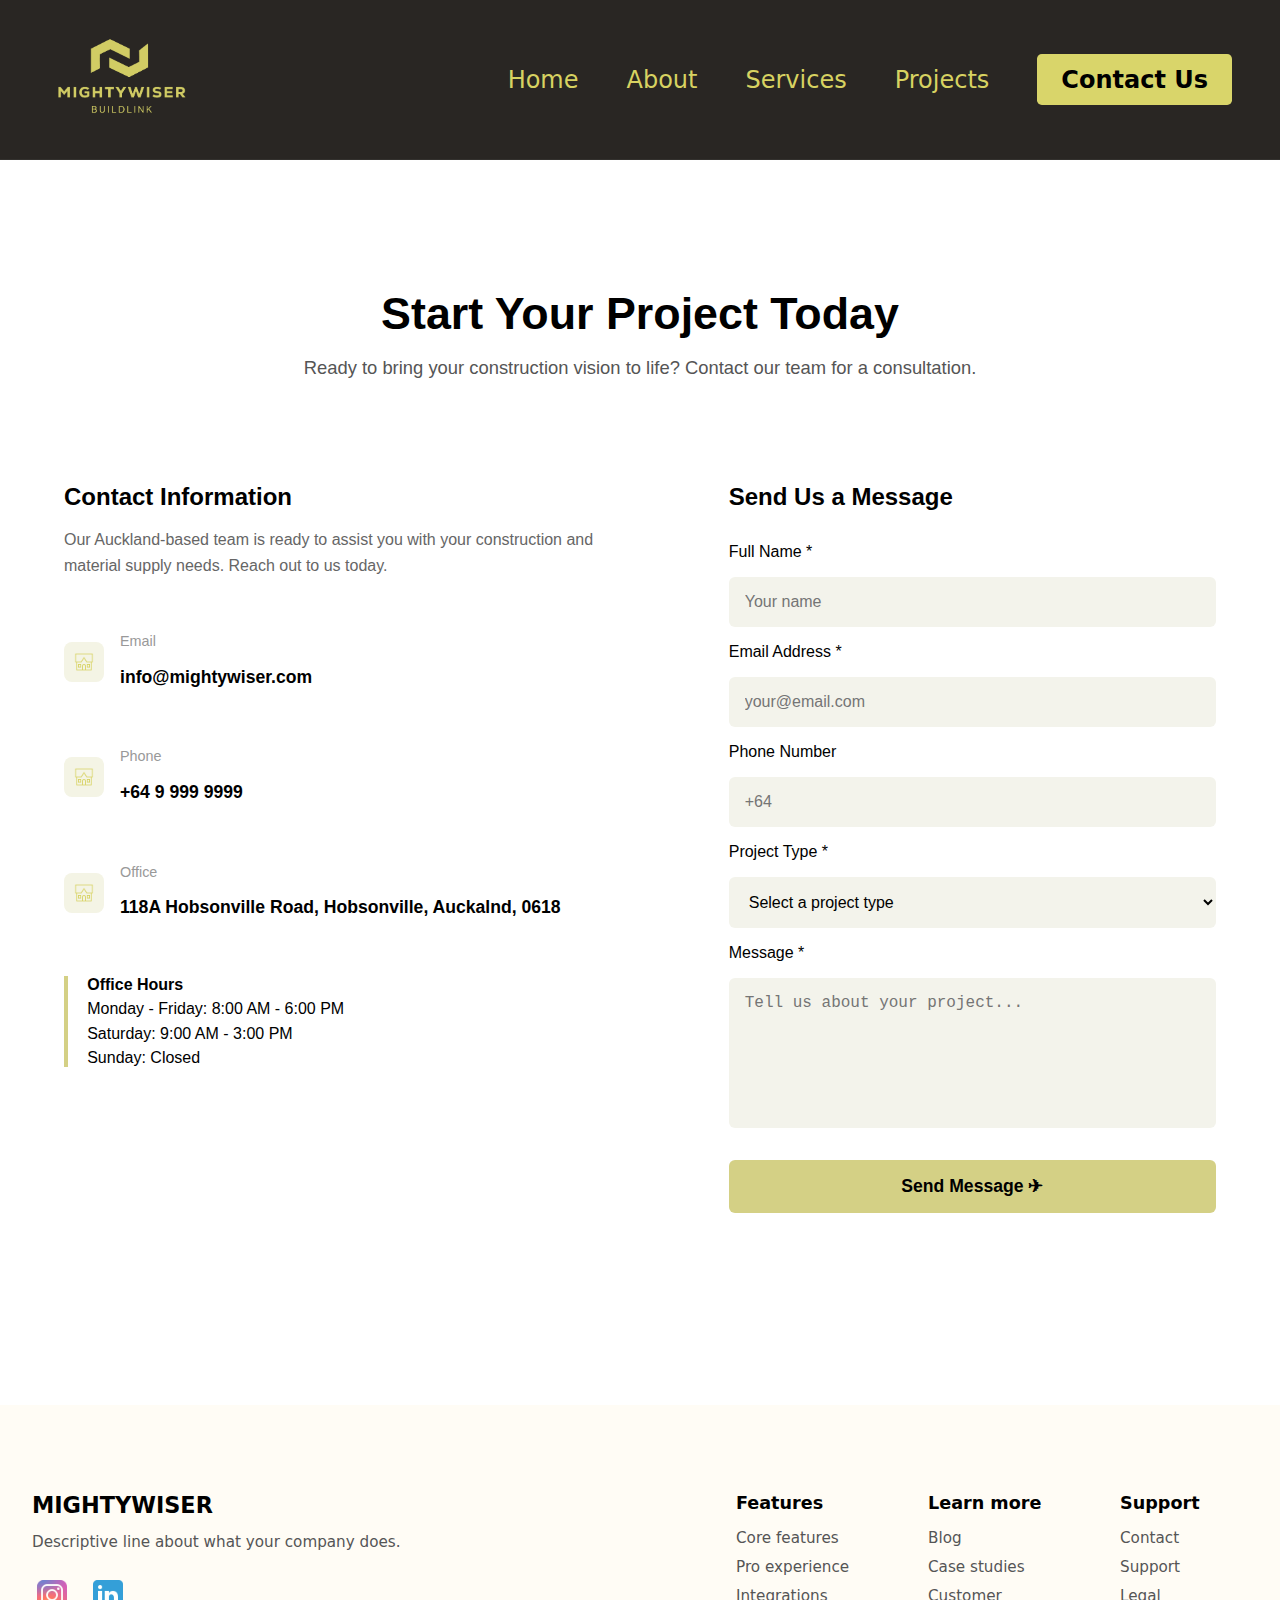
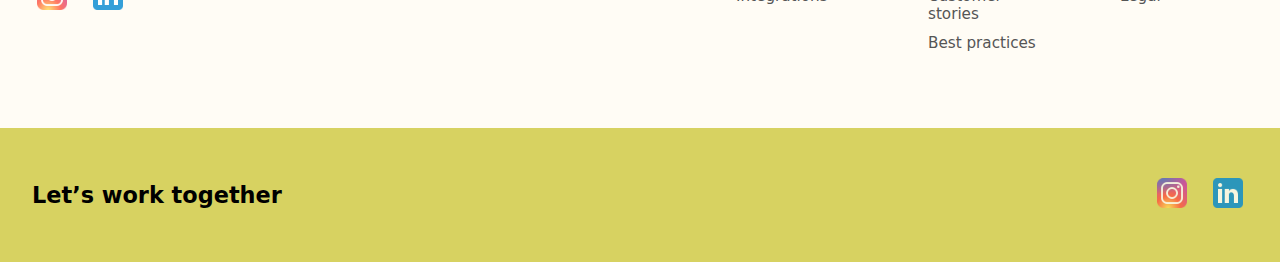
<file: contact_us.html>
<!DOCTYPE html>
<html lang="en">
<head>
    <meta charset="UTF-8">
    <meta name="viewport" content="width=device-width, initial-scale=1.0">
    <title>MIGHTYWISER</title>
    <link rel="stylesheet" href="styles.css">
    <link rel="stylesheet" href="contact.css"> 

    <!-- MiSans 字体（本地引入 or CDN） -->
    <link href="https://fonts.cdnfonts.com/css/misans" rel="stylesheet">

</head>
<body>

<header class="navbar">
    <div class="nav-container">
        <div class="logo">
            <a href="index.html">
                <img src="img/logo.png" alt="logo">
            </a>
        </div>

        <nav class="nav-links">
            <a href="index.html">Home</a>
            <a href="about.html">About</a>
            <a href="services.html">Services</a>
            <a href="projects.html">Projects</a>
            <a href="contact_us.html" class="contact-btn">Contact Us</a>
        </nav>

        <!-- Mobile hamburger -->
        <div class="hamburger">
            <span></span>
            <span></span>
            <span></span>
        </div>
    </div>

    <!-- Mobile slide menu -->
    <div class="mobile-menu">
        <a href="index.html">Home</a>
            <a href="about.html">About</a>
            <a href="#">Services</a>
            <a href="#">Projects</a>
            <a href="#">Contact Us</a>
    </div>
</header>

<!-- ========== CONTACT SECTION ========== -->
<section class="contact-section">

    <div class="contact-header">
        <h2>Start Your Project Today</h2>
        <p>Ready to bring your construction vision to life? Contact our team for a consultation.</p>
    </div>

    <div class="contact-grid">

        <!-- ===== Left info column ===== -->
        <div class="contact-info">

            <h3>Contact Information</h3>
            <p class="contact-desc">
                Our Auckland-based team is ready to assist you with your construction and material supply needs.
                Reach out to us today.
            </p>

            <div class="info-item">
                <img src="img/house_icon.png" alt="">
                <div>
                    <p class="info-title">Email</p>
                    <p class="info-value">info@mightywiser.com</p>
                </div>
            </div>

            <div class="info-item">
                <img src="img/house_icon.png" alt="">
                <div>
                    <p class="info-title">Phone</p>
                    <p class="info-value">+64 9 999 9999</p>
                </div>
            </div>

            <div class="info-item">
                <img src="img/house_icon.png" alt="">
                <div>
                    <p class="info-title">Office</p>
                    <p class="info-value">118A Hobsonville Road, Hobsonville, Auckalnd, 0618</p>
                </div>
            </div>

            <div class="office-hours">
                <p class="hours-title">Office Hours</p>

                <p>Monday - Friday: 8:00 AM - 6:00 PM</p>
                <p>Saturday: 9:00 AM - 3:00 PM</p>
                <p>Sunday: Closed</p>
            </div>

        </div>

        <!-- ===== Right form column ===== -->
        <div class="contact-form-wrapper">

            <h3>Send Us a Message</h3>

            <!-- FORM USING FORMSPREE -->
            <form action="https://formspree.io/f/mdkbabgq" method="POST" class="contact-form">

                <label>Full Name *</label>
                <input type="text" name="name" placeholder="Your name" required>

                <label>Email Address *</label>
                <input type="email" name="email" placeholder="your@email.com" required>

                <label>Phone Number</label>
                <input type="text" name="phone" placeholder="+64">

                <label>Project Type *</label>
                <select name="project_type" required>
                    <option value="">Select a project type</option>
                    <option value="Residential">Residential</option>
                    <option value="Commercial">Commercial</option>
                    <option value="Construction">Construction</option>
                    <option value="Supply Chain">Supply Chain</option>
                </select>

                <label>Message *</label>
                <textarea name="message" placeholder="Tell us about your project..." required></textarea>

                <button type="submit" class="send-btn">
                    Send Message ✈
                </button>
            </form>
        </div>

    </div>

</section>

<footer>

    <!-- ========== 上半部分（白色） ========== -->
    <div class="footer-main">
        <div class="footer-col brand">
            <h3>MIGHTYWISER</h3>
            <p>Descriptive line about what your company does.</p>

            <div class="footer-social">
                <img src="img/instagram.png" alt="">
                <a href="https://www.linkedin.com/company/109632428/admin/dashboard/" target="_blank">
                    <img src="img/linkedin.png" alt="LinkedIn">
                </a>
                
            </div>
        </div>

        <div class="footer-col">
            <h4>Features</h4>
            <a href="#">Core features</a>
            <a href="#">Pro experience</a>
            <a href="#">Integrations</a>
        </div>

        <div class="footer-col">
            <h4>Learn more</h4>
            <a href="#">Blog</a>
            <a href="#">Case studies</a>
            <a href="#">Customer stories</a>
            <a href="#">Best practices</a>
        </div>

        <div class="footer-col">
            <h4>Support</h4>
            <a href="#">Contact</a>
            <a href="#">Support</a>
            <a href="#">Legal</a>
        </div>
    </div>

    <!-- ========== 下半部分（黄色背景） ========== -->
    <div class="footer-bottom">
        <p>Let’s work together</p>

        <div class="footer-social">
            <img src="img/instagram.png" alt="">
            <a href="https://www.linkedin.com/company/109632428/admin/dashboard/" target="_blank">
                <img src="img/linkedin.png" alt="LinkedIn">
            </a>

        </div>
    </div>

</footer>



<script src="js/nav.js"></script>

</body>
</html>
</file>
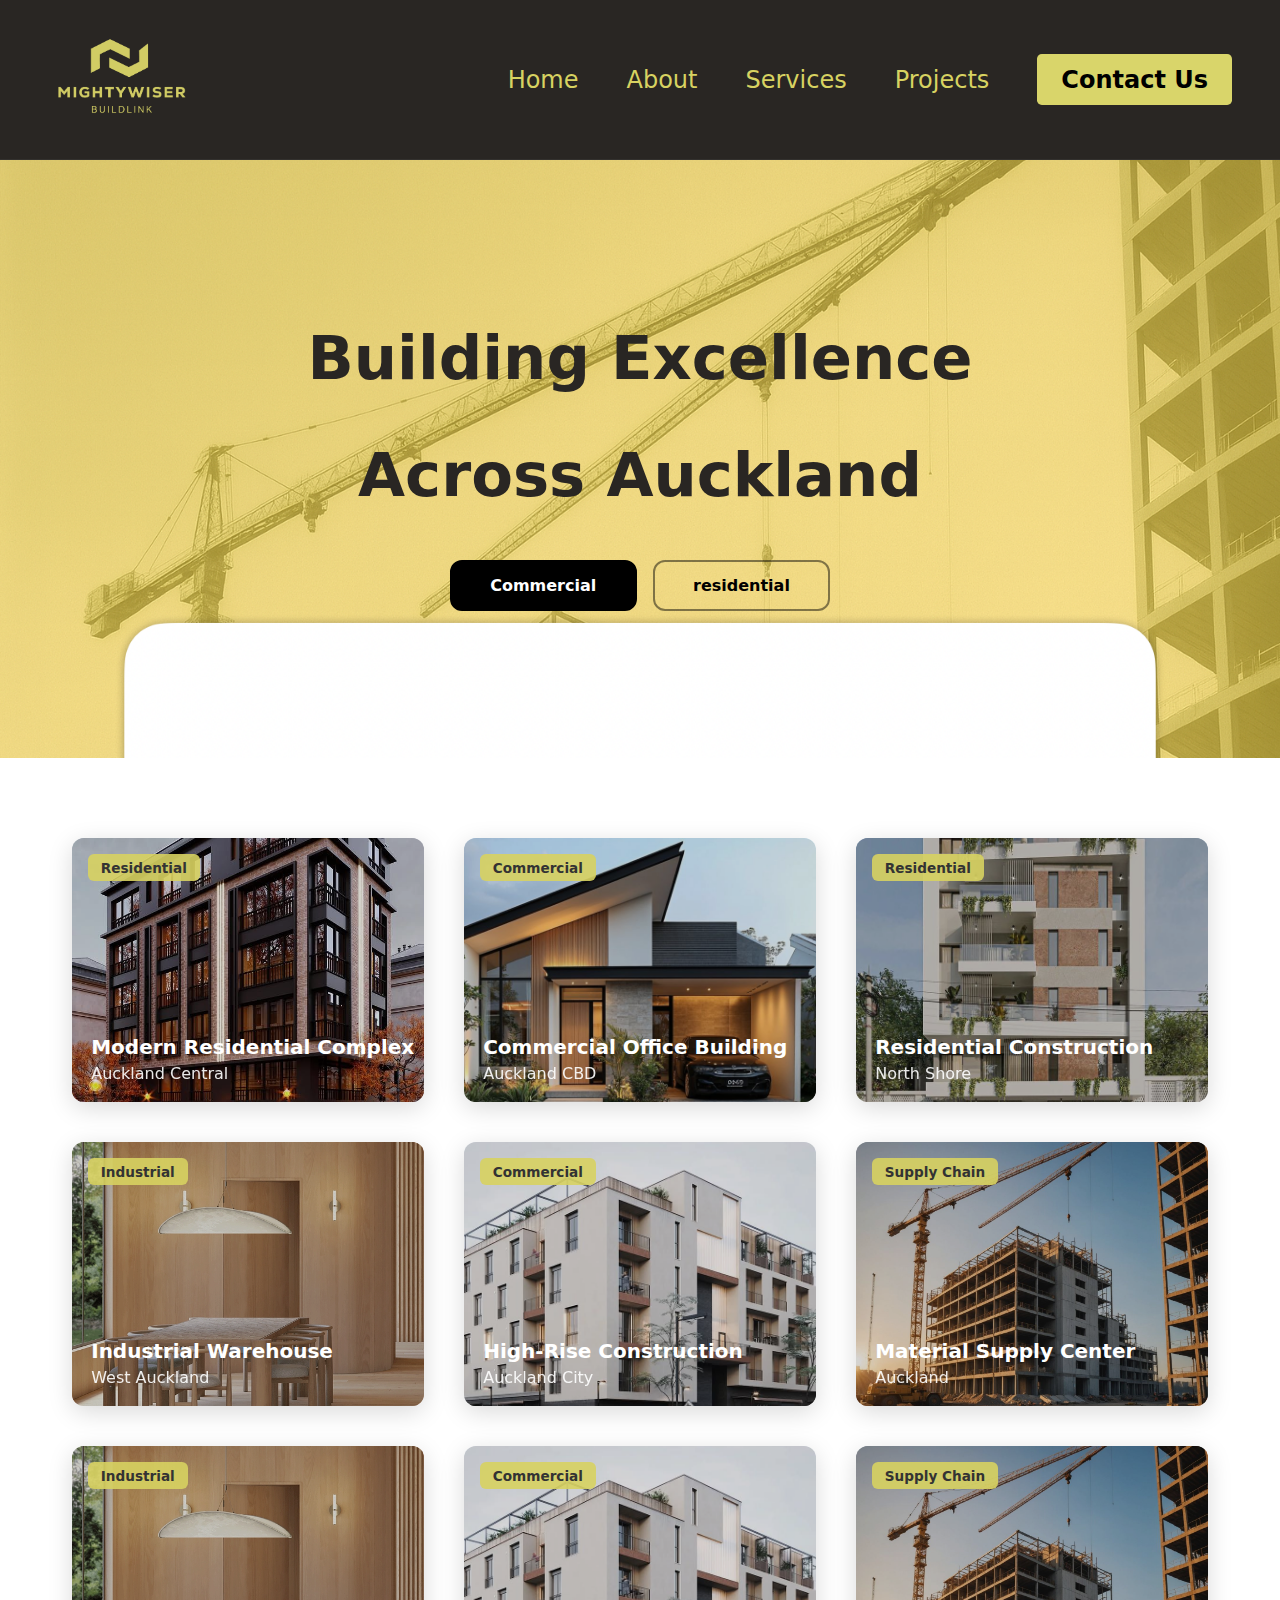
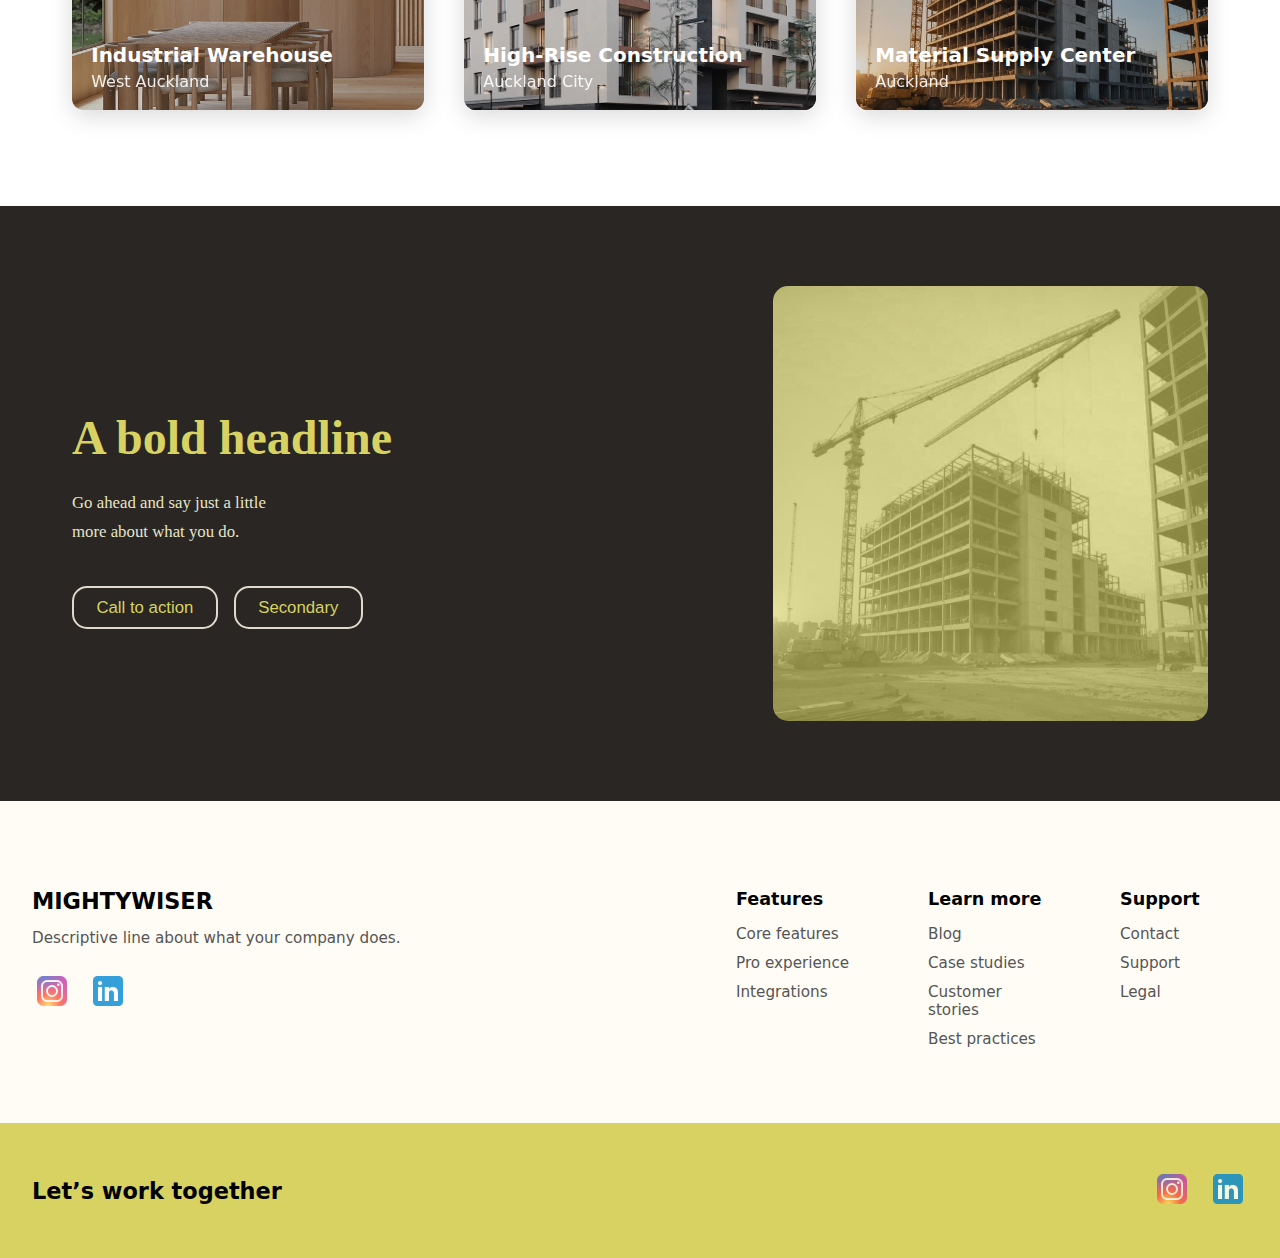
<file: projects.html>
<!DOCTYPE html>
<html lang="en">
<head>
    <meta charset="UTF-8">
    <meta name="viewport" content="width=device-width, initial-scale=1.0">
    <title>MIGHTYWISER</title>
    <link rel="stylesheet" href="styles.css">   <!-- 导航栏 + footer + 全站通用 -->
    <link rel="stylesheet" href="project.css">   <!-- about 页面专用 -->


    <!-- MiSans 字体（本地引入 or CDN） -->
    <link href="https://fonts.cdnfonts.com/css/misans" rel="stylesheet">

</head>
<body>

<header class="navbar">
    <div class="nav-container">
        <div class="logo">
            <a href="index.html">
                <img src="img/logo.png" alt="logo">
            </a>
        </div>

        <nav class="nav-links">
            <a href="index.html">Home</a>
            <a href="about.html">About</a>
            <a href="services.html">Services</a>
            <a href="projects.html">Projects</a>
            <a href="contact_us.html" class="contact-btn">Contact Us</a>
        </nav>

        <!-- Mobile hamburger -->
        <div class="hamburger">
            <span></span>
            <span></span>
            <span></span>
        </div>
    </div>

    <!-- Mobile slide menu -->
    <div class="mobile-menu">
        <a href="index.html">Home</a>
            <a href="about.html">About</a>
            <a href="#">Services</a>
            <a href="#">Projects</a>
            <a href="#">Contact Us</a>
    </div>
</header>

<!-- ===== PROJECTS SECTION ===== -->
<!-- ===== PROJECTS SECTION ===== -->
<section class="projects-section">

    <!-- ----- Header 部分 ----- -->
    <section class="hero1">
    <div class="hero1-content">
        <h2>Building Excellence</h2>
        <h2>Across Auckland</h2>
        <div class="cta-buttons-ser">
            <div class="cta-btn-primary-ser" onclick="location.href='about.html'">Commercial</div>
            <div class="cta-btn-secondary-ser" onclick="location.href='projects.html'">residential</div>
        </div>
    </div>
</section>

    <!-- ----- Projects Grid ----- -->
    <div class="projects-grid">

        <!-- 1 -->
        <div class="project-card" data-bg="img/b1.jpg">
    <span class="project-label residential">Residential</span>

    <div class="project-info">
        <h3>Modern Residential Complex</h3>
        <p>Auckland Central</p>
    </div>
</div>

<div class="project-card" data-bg="img/b3.jpg">
    <span class="project-label commercial">Commercial</span>

    <div class="project-info">
        <h3>Commercial Office Building</h3>
        <p>Auckland CBD</p>
    </div>
</div>

<div class="project-card" data-bg="img/b2.jpg">
    <span class="project-label residential">Residential</span>

    <div class="project-info">
        <h3>Residential Construction</h3>
        <p>North Shore</p>
    </div>
</div>

<div class="project-card" data-bg="img/n1.webp">
    <span class="project-label industrial">Industrial</span>

    <div class="project-info">
        <h3>Industrial Warehouse</h3>
        <p>West Auckland</p>
    </div>
</div>

<div class="project-card" data-bg="img/b4.jpg">
    <span class="project-label commercial">Commercial</span>

    <div class="project-info">
        <h3>High-Rise Construction</h3>
        <p>Auckland City</p>
    </div>
</div>

<div class="project-card" data-bg="img/bb2.jpg">
    <span class="project-label supply">Supply Chain</span>

    <div class="project-info">
        <h3>Material Supply Center</h3>
        <p>Auckland</p>
    </div>
</div>

<div class="project-card" data-bg="img/n1.webp">
    <span class="project-label industrial">Industrial</span>

    <div class="project-info">
        <h3>Industrial Warehouse</h3>
        <p>West Auckland</p>
    </div>
</div>

<div class="project-card" data-bg="img/b4.jpg">
    <span class="project-label commercial">Commercial</span>

    <div class="project-info">
        <h3>High-Rise Construction</h3>
        <p>Auckland City</p>
    </div>
</div>

<div class="project-card" data-bg="img/bb2.jpg">
    <span class="project-label supply">Supply Chain</span>

    <div class="project-info">
        <h3>Material Supply Center</h3>
        <p>Auckland</p>
    </div>
</div>


    </div>

</section>

<section class="split-hero">
    <div class="split-wrapper">
        
        <div class="split-left">
            <h1>A bold headline</h1>
            <p>Go ahead and say just a little</p>
            <p>more about what you do.</p>

            <div class="btn-group">
                <button class="cta-btn" onclick="location.href='contact_us.html'">Call to action</button>
                <button class="cta-btn">Secondary</button>
            </div>
        </div>

        <div class="split-right">
            <div class="img-box">
                <img src="img/prob1.png" alt="">
            </div>
        </div>

    </div>
</section>




<footer>

    <!-- ========== 上半部分（白色） ========== -->
    <div class="footer-main">
        <div class="footer-col brand">
            <h3>MIGHTYWISER</h3>
            <p>Descriptive line about what your company does.</p>

            <div class="footer-social">
                <img src="img/instagram.png" alt="">
                <a href="https://www.linkedin.com/company/109632428/admin/dashboard/" target="_blank">
                    <img src="img/linkedin.png" alt="LinkedIn">
                </a>
                
            </div>
        </div>

        <div class="footer-col">
            <h4>Features</h4>
            <a href="#">Core features</a>
            <a href="#">Pro experience</a>
            <a href="#">Integrations</a>
        </div>

        <div class="footer-col">
            <h4>Learn more</h4>
            <a href="#">Blog</a>
            <a href="#">Case studies</a>
            <a href="#">Customer stories</a>
            <a href="#">Best practices</a>
        </div>

        <div class="footer-col">
            <h4>Support</h4>
            <a href="#">Contact</a>
            <a href="#">Support</a>
            <a href="#">Legal</a>
        </div>
    </div>

    <!-- ========== 下半部分（黄色背景） ========== -->
    <div class="footer-bottom">
        <p>Let’s work together</p>

        <div class="footer-social">
            <img src="img/instagram.png" alt="">
            <a href="https://www.linkedin.com/company/109632428/admin/dashboard/" target="_blank">
                <img src="img/linkedin.png" alt="LinkedIn">
            </a>

            
        </div>
    </div>

</footer>

<script>
document.querySelectorAll('.project-card').forEach(card => {
    const bg = card.getAttribute('data-bg');
    card.style.backgroundImage = `url(${bg})`;
});
</script>

</body>
</html>
</file>
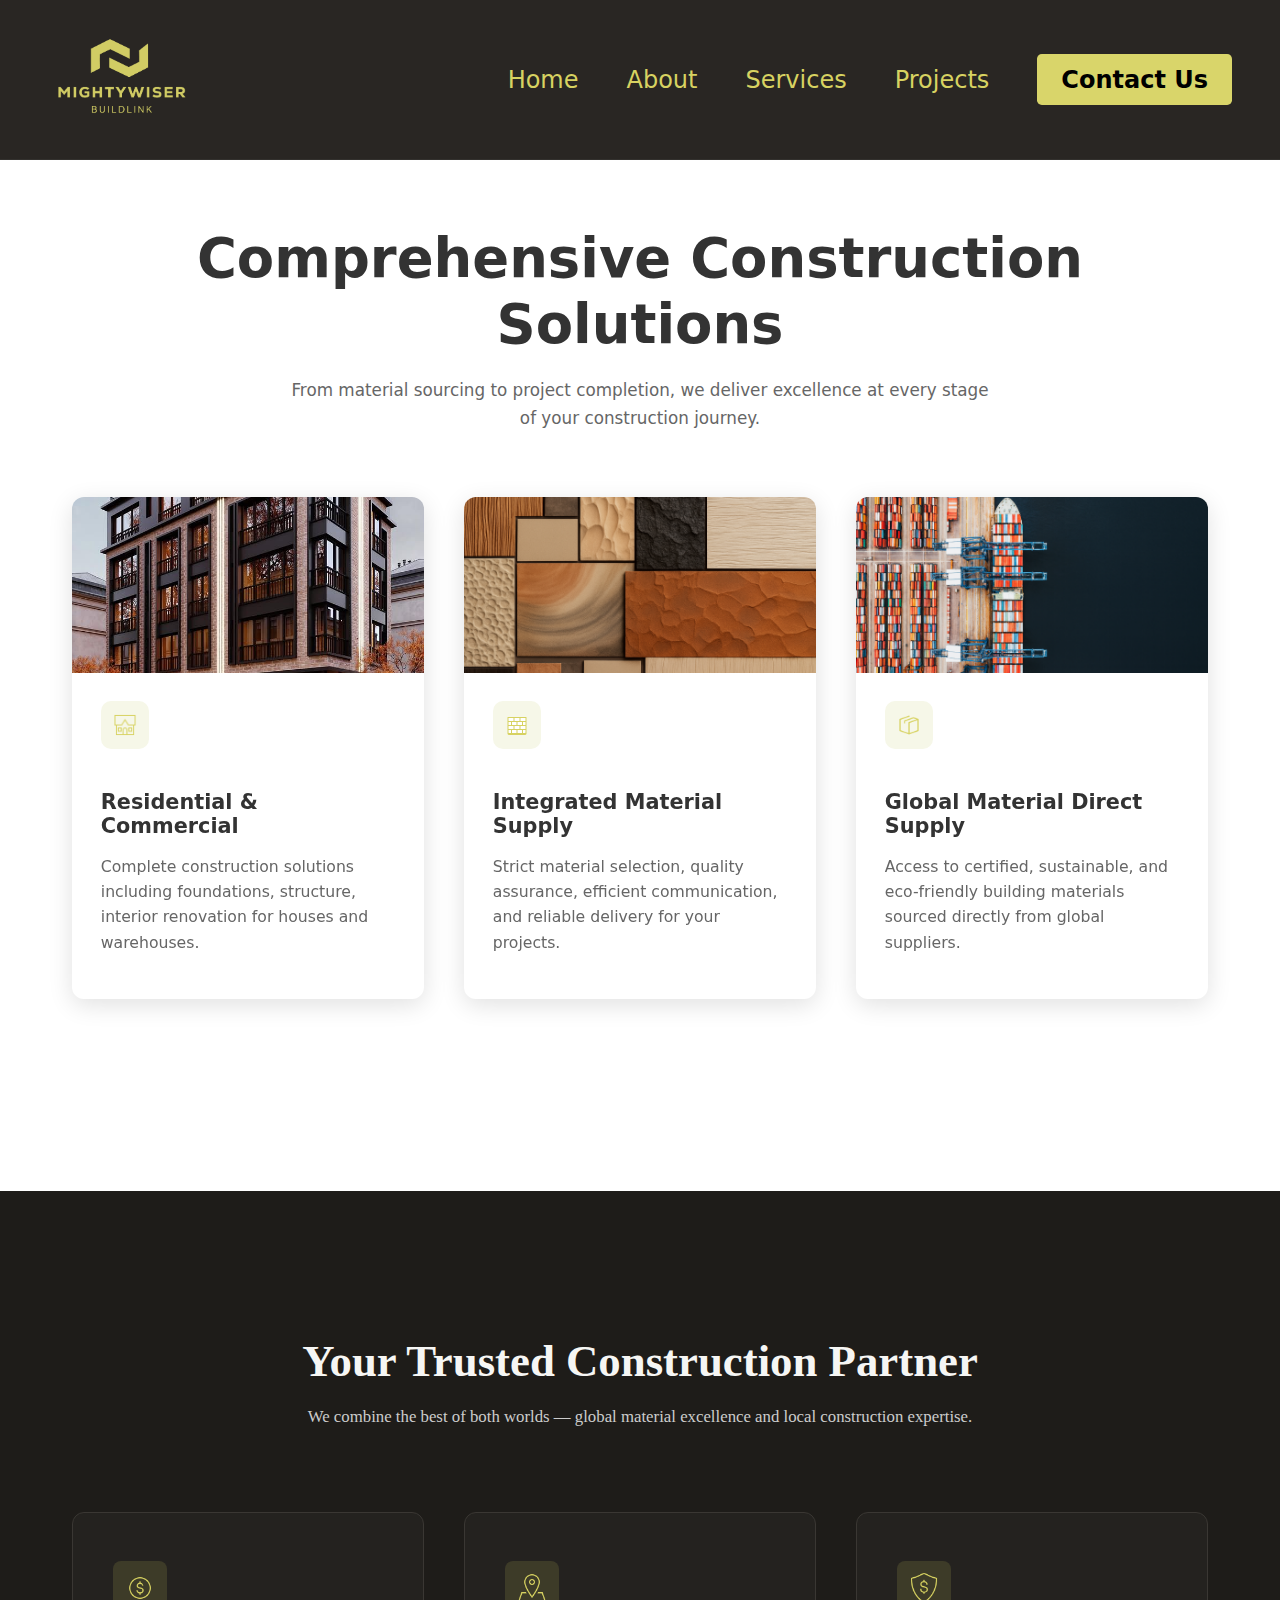
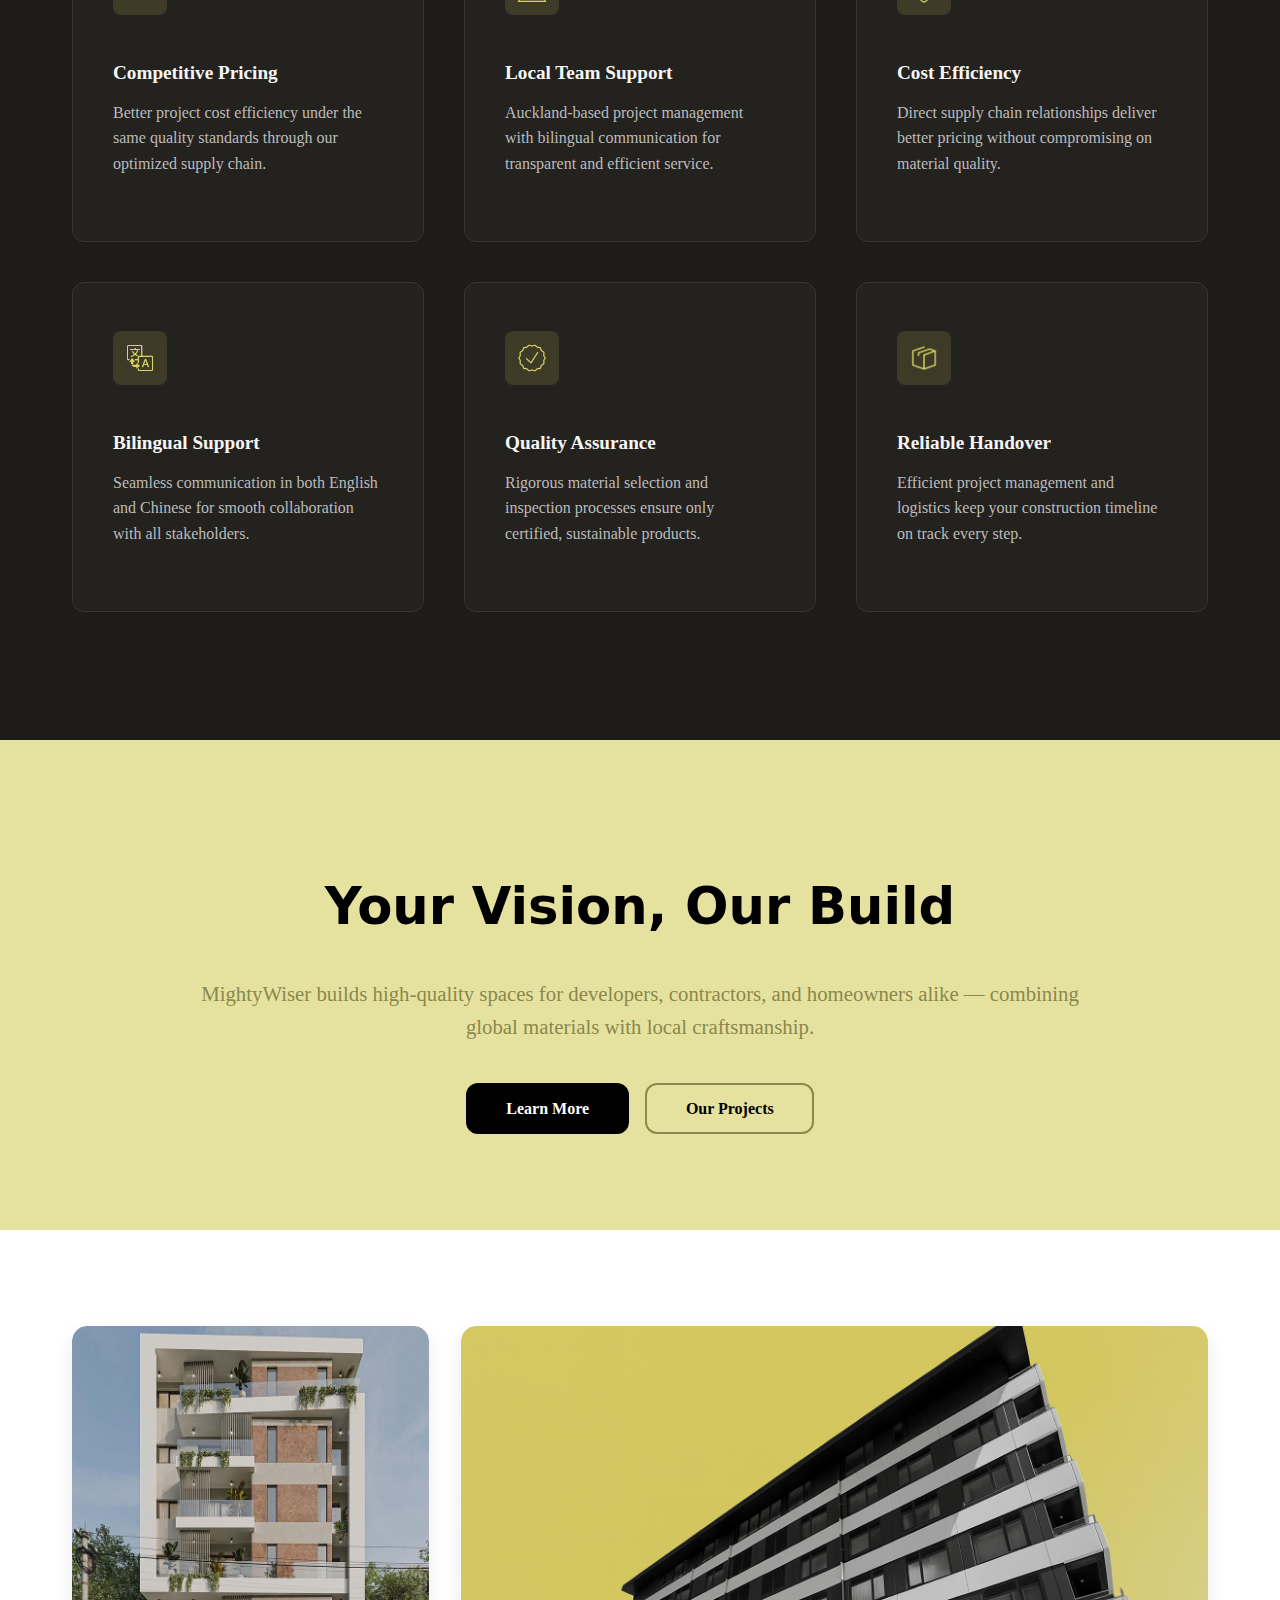
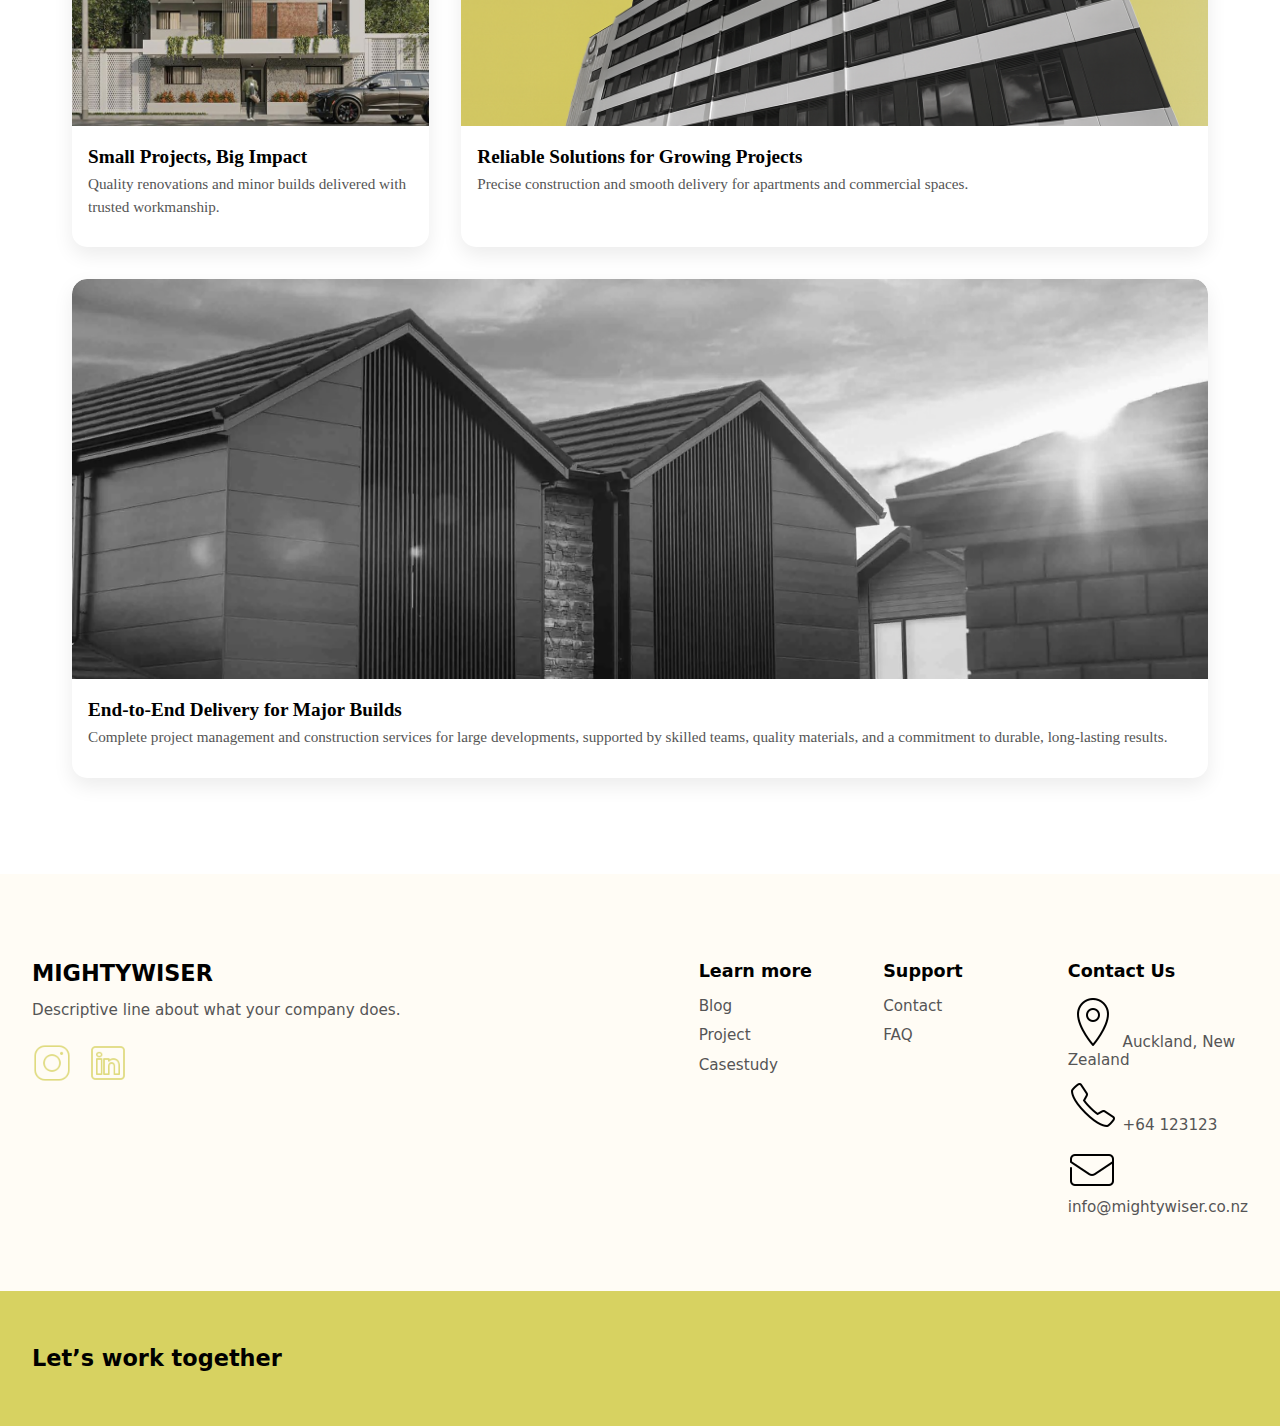
<file: services.html>
<!DOCTYPE html>
<html lang="en">
<head>
    <meta charset="UTF-8">
    <meta name="viewport" content="width=device-width, initial-scale=1.0">
    <title>MIGHTYWISER</title>
    <link rel="stylesheet" href="styles.css">   <!-- 导航栏 + footer + 全站通用 -->
    <link rel="stylesheet" href="service.css">   <!-- about 页面专用 -->


    <!-- MiSans 字体（本地引入 or CDN） -->
    <link href="https://fonts.cdnfonts.com/css/misans" rel="stylesheet">

</head>
<body>

<header class="navbar">
    <div class="nav-container">
        <div class="logo">
            <a href="index.html">
                <img src="img/logo.png" alt="logo">
            </a>
        </div>

        <nav class="nav-links">
            <a href="index.html">Home</a>
            <a href="about.html">About</a>
            <a href="services.html">Services</a>
            <a href="projects.html">Projects</a>
            <a href="contact_us.html" class="contact-btn">Contact Us</a>
        </nav>

        <!-- Mobile hamburger -->
        <div class="hamburger">
            <span></span>
            <span></span>
            <span></span>
        </div>
    </div>

    <!-- Mobile slide menu -->
    <div class="mobile-menu">
        <a href="index.html">Home</a>
        <a href="about.html">About</a>
        <a href="services.html">Services</a>
        <a href="projects.html">Projects</a>
        <a href="contact_us.html">Contact Us</a>
    </div>
</header>

<!-- ===== PROJECTS SECTION ===== -->
<section class="projects-section">

    <!-- ===== Header 部分 ===== -->
    <div class="projects-header">
        <h2>Comprehensive Construction</h2>
        <h2>Solutions</h2>
        <p>
            From material sourcing to project completion, we deliver excellence at every stage of your construction journey.
        </p>
    </div>

    <!-- ===== Cards Grid 部分 ===== -->
    <div class="projects-grid">

    <div class="project-card" onclick="flipCard(this)">
        <div class="card-inner">
            <div class="card-front">
                <div class="project-img"><img src="img/b1.jpg" alt=""></div>
                <div class="project-content">
                    <img class="project-icon" src="img/house_icon.png" alt="">
                    <h3>Residential & Commercial</h3>
                    <p>Complete construction solutions including foundations, structure, interior renovation for houses and warehouses.</p>
                </div>
            </div>

            <div class="card-back">
                <h3>More Details</h3>
                <p>这里可以写更多关于 Residential 的细节，或者放一个按钮。</p>
            </div>
        </div>
    </div>

    <div class="project-card" onclick="flipCard(this)">
        <div class="card-inner">
            <div class="card-front">
                <div class="project-img"><img src="img/service1.png" alt=""></div>
                <div class="project-content">
                    <img class="project-icon" src="img/material_icon.png" alt="">
                    <h3>Integrated Material Supply</h3>
                    <p>Strict material selection, quality assurance, efficient communication, and reliable delivery for your projects.</p>
                </div>
            </div>
            <div class="card-back">
                <h3>Supply Chain</h3>
                <p>Details about logistics and supply chain management.</p>
            </div>
        </div>
    </div>

    <div class="project-card" onclick="flipCard(this)">
        <div class="card-inner">
            <div class="card-front">
                <div class="project-img"><img src="img/shiping.png" alt=""></div>
                <div class="project-content">
                    <img class="project-icon" src="img/delivery_icon.png" alt="">
                    <h3>Global Material Direct Supply</h3>
                    <p>Access to certified, sustainable, and eco-friendly building materials sourced directly from global suppliers.</p>
                </div>
            </div>
            <div class="card-back">
                <h3>Global Sources</h3>
                <p>Information about our global partners.</p>
            </div>
        </div>
    </div>

</div>

</section>

<!-- WHY CHOOSE US SECTION -->
<section class="why-section">

    <div class="why-header">
        <h2>Your Trusted Construction Partner</h2>
        <p>
            We combine the best of both worlds — global material excellence and local construction expertise.
        </p>
    </div>

    <!-- Grid -->
    <div class="why-grid">

        <!-- 1 -->
        <div class="why-card">
            <img class="why-icon" src="img/m1.png" alt="">
            <h3>Competitive Pricing</h3>
            <p>Better project cost efficiency under the same quality standards through our optimized supply chain.</p>
        </div>

        <!-- 2 -->
        <div class="why-card">
            <img class="why-icon" src="img/l1.png" alt="">
            <h3>Local Team Support</h3>
            <p>Auckland-based project management with bilingual communication for transparent and efficient service.</p>
        </div>

        <!-- 3 -->
        <div class="why-card">
            <img class="why-icon" src="img/s1.png" alt="">
            <h3>Cost Efficiency</h3>
            <p>Direct supply chain relationships deliver better pricing without compromising 
               on material quality.</p>
        </div>

        <!-- 4 -->
        <div class="why-card">
            <img class="why-icon" src="img/t1.png" alt="">
            <h3>Bilingual Support</h3>
            <p>Seamless communication in both English and Chinese for smooth collaboration 
               with all stakeholders.</p>
        </div>

        <!-- 5 -->
        <div class="why-card">
            <img class="why-icon" src="img/q1.png" alt="">
            <h3>Quality Assurance</h3>
            <p>Rigorous material selection and inspection processes ensure only certified, 
               sustainable products.</p>
        </div>

        <!-- 6 -->
        <div class="why-card">
            <img class="why-icon" src="img/delivery_icon.png" alt="">
            <h3>Reliable Handover</h3>
            <p>Efficient project management and logistics keep your construction timeline 
               on track every step.</p>
        </div>

    </div>

</section>
 <!-- Bottom Banner -->
<section class="cta-section-ser">
    <div class="cta-container-ser">
        <h2 class="cta-title-ser">Your Vision, Our Build</h2>

        <p class="cta-subtitle-ser">MightyWiser builds high-quality spaces for developers, contractors, and homeowners alike — combining global materials with local craftsmanship.</p>
    </div>
    <div class="cta-buttons-ser">
            <div class="cta-btn-primary-ser" onclick="location.href='about.html'">Learn More</div>
            <div class="cta-btn-secondary-ser" onclick="location.href='projects.html'">Our Projects</div>
        </div>
</section>

<section class="feature-cards">
    <!-- Card 1 -->
    <div class="card card-small">
        <img src="img/b2.jpg" alt="">
        <h3>Small Projects, Big Impact</h3>
        <p>Quality renovations and minor builds delivered with trusted workmanship.</p>
    </div>

    <!-- Card 2 -->
    <div class="card card-medium">
        <img src="img/about_build1.png" alt="">
        <h3>Reliable Solutions for Growing Projects</h3>
        <p>Precise construction and smooth delivery for apartments and commercial spaces.</p>
    </div>

    <!-- Card 3 -->
    <div class="card card-large">
        <img src="img/b5.png" alt="">
        <h3>End-to-End Delivery for Major Builds</h3>
        <p>Complete project management and construction services for large developments, supported by skilled teams, quality materials, and a commitment to durable, long-lasting results.</p>
    </div>
</section>




    <footer>

    <!-- ========== 上半部分（白色） ========== -->
    <div class="footer-main">
        <div class="footer-col brand">
            <h3>MIGHTYWISER</h3>
            <p>Descriptive line about what your company does.</p>

            <div class="footer-social">
                <img src="img/ins.png" alt="">
                <a href="https://www.linkedin.com/company/109632428/admin/dashboard/" target="_blank">
                    <img src="img/linke.png" alt="LinkedIn">
                </a>
                
            </div>
        </div>


        <div class="footer-col">
            <h4>Learn more</h4>
            <a href="https://www.linkedin.com/company/109632428/admin/dashboard/">Blog</a>
            <a href="projects.html">Project</a>
            <a href="#">Casestudy</a>
        </div>

        <div class="footer-col">
            <h4>Support</h4>
            <a href="contact_us.html">Contact</a>
            <a href="#">FAQ</a>
        </div>

        <div class="footer-col">
            <h4>Contact Us</h4>
            <a>
                <img src="img/location1.png" class="icon" alt=""> Auckland, New Zealand
            </a>

            <a>
                <img src="img/phone1.png" class="icon" alt=""> +64 123123
            </a>

            <a>
                <img src="img/email1.png" class="icon" alt=""> info@mightywiser.co.nz
            </a>

        </div>
    </div>

    <!-- ========== 下半部分（黄色背景） ========== -->
    <div class="footer-bottom">
        <p>Let’s work together</p>
    </div>

    </footer>



<script src="js/nav.js" defer></script>

<script>
    function flipCard(card) {
    // toggle 意思是：有这个class就删掉，没有就加上
    card.classList.toggle('is-flipped');
}
</script>

</body>
</html>
</file>
<file: styles.css>
/* ===== 颜色变量 ===== */
:root {
    --bg: #292623;
    --text: #D7D261;
    --text-hover: #DFDACB;
}

html, body {
    margin: 0;
    padding: 0;
}

/* 放在最上面，所有元素都按 border-box 算宽度 */
*,
*::before,
*::after {
    box-sizing: border-box;
}


/* ===== 导航整体 ===== */
.navbar {
    background: var(--bg);
    height: 10rem;             /* 原来 72px，换成 rem */
    width: 100%;
    display: flex;
    align-items: center;
    position: fixed;
    top: 0;
    left: 0;
    z-index: 1000;
    border-bottom: 0.0625rem solid rgba(255, 255, 255, 0.05);
}

.nav-container {
    width: 100%;
    max-width: 140rem;        /* 1300px → 81.25rem */
    margin: 0 auto;
    padding: 0 3rem;
    display: flex;
    align-items: center;
    justify-content: space-between;
}

/* ===== LOGO 放大 ===== */
.logo img {
    height: 8rem;            /* 大一圈，差不多是你现在的 5 倍视觉效果 */
    max-height: 8rem;
    width: auto;
    object-fit: contain;
}

/* Logo hover 动画 */
.logo a img {
    transition: transform 0.25s ease;
}

.logo a:hover img {
    transform: scale(1.2); /* 微微放大 5% */
}


/* ===== Desktop 菜单 ===== */
.nav-links {
    display: flex;
    gap: 3rem;
    align-items: center; 
}

.nav-links a {
    color: var(--text);
    font-size: 1.5rem;
    text-decoration: none;
    font-family: "MiSans VF Regular", system-ui, -apple-system, BlinkMacSystemFont, sans-serif;
    transition: color 0.25s ease;
}

.nav-links a.contact-btn {
    background: #d9d56a;
    padding: 0.7rem 1.5rem;
    border-radius: 0.3rem;
    color: #000 !important;
    font-weight: 600;

    /* 背景+文字颜色都加动画 */
    transition: background-color 0.3s ease, color 0.3s ease;
}

.nav-links a.contact-btn:hover {
    background-color: #DFDACB;
    color: #000;
}

.nav-links a:hover {
    color: var(--text-hover);
}

/* ===== 汉堡按钮 ===== */
.hamburger {
    display: none;
    flex-direction: column;
    gap: 0.3125rem;             /* 5px → rem */
    cursor: pointer;
}

.hamburger span {
    width: 1.625rem;            /* 26px */
    height: 0.1875rem;          /* 3px */
    background: var(--text);
    border-radius: 0.1875rem;
    transition: all 0.3s ease;
}

/* 点击后做个小动画：变 X（可选，如果不要可以删这段） */
.hamburger.open span:nth-child(1) {
    transform: translateY(0.5rem) rotate(45deg);
}

.hamburger.open span:nth-child(2) {
    opacity: 0;
}

.hamburger.open span:nth-child(3) {
    transform: translateY(-0.5rem) rotate(-45deg);
}

/* ===== Mobile 抽屉菜单（默认隐藏 + 在屏外）===== */
.mobile-menu {
    position: fixed;
    top: 10rem;                /* 紧贴导航栏下边缘 */
    right: 0;
    width: 16rem;
    max-width: 70vw;
    height: calc(100vh - 4.5rem);
    background: var(--bg);
    padding: 1.5rem;
    display: none;              /* 关键：桌面端完全不显示 */
    flex-direction: column;
    gap: 1.5rem;
    transform: translateX(100%);/* 从右侧滑出 */
    transition: transform 0.35s ease;
}

.mobile-menu a {
    color: var(--text);
    text-decoration: none;
    font-size: 1.125rem;
    font-family: "MiSans VF Regular", system-ui, -apple-system, BlinkMacSystemFont, sans-serif;
    transition: color 0.25s ease;
}

.mobile-menu a:hover {
    color: var(--text-hover);
}

/* 打开时滑入 */
.mobile-menu.active {
    transform: translateX(0);
}

/* ===== 响应式：小屏幕用 mobile 菜单 ===== */
@media (max-width: 53.125rem) {      /* 850px */
    .nav-links {
        display: none;
    }

    .hamburger {
        display: flex;
    }

    .mobile-menu {
        display: flex;
    }
}

/* ===== Hero Section ===== */
.hero {
    width: 100%;
    height: 75vh;                               /* 你可调整成 80vh 或 90vh */
    background-image: url("img/b5.png");        /* 已替换成 b5.png */
    background-size: cover;
    background-position: center;
    background-repeat: no-repeat;

    display: flex;
    justify-content: center;
    align-items: center;
    text-align: center;

    position: relative;
    margin-top: 8rem; /* 刚好避开导航栏高度 */
}

.hero-content h1 {
    color: var(--text);
    font-size: 3.8rem;
    line-height: 1.2;
    font-family: "MiSans VF Regular", system-ui, sans-serif;
    font-weight: 700;
}

.hero-content h2 {
    color: var(--text);
    font-size: 1.5rem;
    line-height: 1.2;
    font-family: "MiSans VF Regular", system-ui, sans-serif;
    font-weight: 400;
}

/* ===== Hero 按钮（div） ===== */
.hero-btn {
    margin-top: 2rem;
    display: inline-block;
    padding: 0.9rem 2.4rem;

    background: var(--bg);
    color: var(--text);

    font-size: 1.15rem;
    border-radius: 15px;
    cursor: pointer;

    transition: background 0.25s ease, color 0.25s ease, transform 0.25s ease;
    font-family: "MiSans VF Regular", system-ui, sans-serif;
}

.hero-btn:hover {
    background: #D7D261;
    color: #292623;
    transform: translateY(-3px);
}

/* ===========================
   Service Cards Section
   =========================== */
.services {
    width: 100%;
    max-width: 1200px;
    margin: 7rem auto 7rem auto;
    padding: 0 2rem;

    display: grid;
    grid-template-columns: repeat(3, 1fr);
    gap: 2rem;
}

/* 卡片本体 */
.service-card {
    background: #ececec;
    border-radius: 15px;
    overflow: hidden;
    box-shadow: rgba(0, 0, 0, 0.08) 0 6px 20px;

    display: flex;
    flex-direction: column;

    transition: transform 0.3s ease, box-shadow 0.3s ease;
}

/* Hover 效果 */
.service-card:hover {
    transform: translateY(-6px);
    box-shadow: rgba(0, 0, 0, 0.15) 0 10px 30px;
}

/* 上半部分图片 2:3 比例 */
.service-img {
    width: 100%;
    aspect-ratio: 3/2; /* 3宽:2高（竖出来效果非常好） */
    overflow: hidden;
}

.service-img img {
    width: 100%;
    height: 100%;
    object-fit: cover;
}

/* 文字内容部分 */
.service-content {
    padding: 1.8rem;
}

/* 标题 */
.service-content h3 {
    font-size: 1.3rem;
    font-weight: 700;
    font-family: "MiSans VF Regular", system-ui, sans-serif;
    margin-bottom: 1rem;
}

/* 描述文本 */
.service-content p {
    font-size: 0.95rem;
    line-height: 1.5rem;
    color: #555;
    margin-bottom: 1.5rem;
}

/* call to action */
.service-link {
    color: var(--bg);
    font-weight: 600;
    font-size: 0.95rem;
    cursor: pointer;
    transition: color 0.25s ease;
}

.service-link:hover {
    color: var(--text);
}

/* 第二张卡片深色背景 */
.service-content.dark {
    background: var(--bg);
    color: var(--text);
}

.service-content.dark p {
    color: var(--text-hover);
}

.service-content.dark .service-link {
    color: var(--text-hover);
}
.service-content.dark .service-link:hover {
    color: var(--text);
}

/* 手机端：1 列布局 */
@media (max-width: 768px) {
    .services {
        grid-template-columns: 90%;     /* ← 真正缩小卡片宽度 */
        justify-content: center;        /* ← 居中卡片 */
        padding: 0;                     
    }
}


/* ===========================
   SOLUTION SECTION (SAFE)
   =========================== */

.solution-section {
    position: relative;
    width: 100%;
    min-height: 80vh;
    background-image: url("img/hat.png");
    background-size: cover;
    background-position: center;
    display: grid;
    place-items: center; /* 永远居中 */
    padding: 3rem 1rem;
    text-align: center;
}

.solution-overlay {
    position: absolute;
    inset: 0;
    background: rgba(215, 210, 97, 0.75);
}

.solution-content {
    position: relative;
    z-index: 5;
    width: min(600px, 90%);
    margin: 0 auto;
}

.solution-content h2 {
    font-size: clamp(2rem, 5vw, 3.6rem);
    color: white;
    font-weight: 800;
    margin-bottom: 2rem;
}

.solution-btn {
    margin: 0.3rem;
    display: inline-flex;              /* 让内容完美垂直居中 */
    align-items: center;               /* 上下居中 */
    justify-content: center;           /* 左右居中 */
    padding: 0.8rem 2.6rem;            /* 你要“长度长一点、但高度差不多”的最佳尺寸 */
    border-radius: 15px;
    font-weight: 600;
    cursor: pointer;
    min-width: auto;
    text-align: center;
    white-space: nowrap;               /* ★ 不换行、不堆叠 */
    transition:
        background 0.25s ease,
        color 0.25s ease,
        border-color 0.25s ease,
        transform 0.25s ease;
}

/* 主按钮 */
.solution-btn.primary {
    border: 2px solid transparent;
    border-color: #ffffff;
    background: none;
    color: white;
    backdrop-filter: blur(4px);
}

.solution-btn.primary:hover {
    background: #ffffff;
    color: #292623;
}

/* 次按钮 */
.solution-btn.secondary {
    border: 2px solid transparent;
    border-color: #ffffff;
    background: none;
    color: white;
    backdrop-filter: blur(4px);
}

.solution-btn.secondary:hover {
    background: #ffffff;  
    color: #292623;
}

/* ===========================
   DUAL SECTION (SAFE)
   =========================== */

.dual-section {
    display: grid;
    grid-template-columns: 1fr 1fr;
    width: 100%;
    min-height: 70vh;
}

.dual-left {
    background: #000;
    padding: 4rem 3rem;
    display: flex;
    flex-direction: column;
    justify-content: center;
}

.dual-left h2 {
    font-size: clamp(2rem, 4vw, 2.8rem);
    color: var(--text);
    margin-bottom: 1.2rem;
}

/* 文案颜色改为 #D7D261 */
.dual-left p {
    font-size: 1.1rem;
    color: #D7D261;
    margin-bottom: 2rem;
}

/* 按钮区域 */
.dual-buttons {
    display: flex;
    gap: 1rem;
    flex-wrap: wrap;
}

/* 按钮：默认无边框、无背景、文字 #DFDACB */
/* 按钮：默认无边框、无背景、文字 #DFDACB */
.dual-btn {
    display: inline-flex;              /* ★ 关键：让内容垂直居中 */
    align-items: center;               /* 垂直居中 */
    justify-content: center;           /* 水平居中 */
    white-space: nowrap;               /* ★ 防止文字换行堆叠 */

    padding: 0.8rem 1.8rem;            /* 平衡尺寸，比 2rem 更适合按钮 */
    border-radius: 15px;
    font-weight: 600;
    cursor: pointer;
    min-width: auto;
    text-align: center;
    flex: 0;
    background: transparent;
    border: 2px solid transparent;
    color: #DFDACB;

    transition: 
        background 0.25s ease,
        color 0.25s ease,
        border-color 0.25s ease,
        transform 0.25s ease;
}

/* primary / secondary 默认都是透明按钮 */
.dual-btn.primary,
.dual-btn.secondary {
    background: transparent;
    border-color: transparent;
    color: #DFDACB;
}

/* hover：出现 #D7D261 描边 + 文字变成 #D7D261 */
.dual-btn.primary:hover,
.dual-btn.secondary:hover {
    background: transparent;
    border-color: #D7D261;
    color: #D7D261;
}

/* 右半部分背景图 */
.dual-right {
    background-image: url("img/b5.png");
    background-size: cover;
    background-position: center;
}

@media (max-width: 768px) {


    /* 彻底解除 flex，和 black section 行为统一 */
    .solution-section {
        display: block !important;     /* ★ 关键修复：不再 flex */
        width: 100%;
        padding: 3rem 1.5rem;
        box-sizing: border-box;
        min-height: 500px !important;
    }

    /* 让内容块成为正常容器 */
    .solution-content {
        width: 100%;
        max-width: none;
        padding: 0;
        margin: 0;
        box-sizing: border-box;
    }

    /* 标题和黑色区完全一致 */
    .solution-content h2 {
        font-size: 2rem;
        line-height: 1.3;
        margin-bottom: 1.2rem;
        text-align: left;
    }

    /* 按钮和 black section 一模一样 */
    .solution-buttons {
        display: flex;
        flex-direction: column;
        align-items: flex-start;
        gap: 0.8rem;
        width: auto;
        margin-top: 1rem;
    }

    .btn-primary,
    .btn-secondary {
        width: auto;
        text-align: left;
    }



    /* ==========================
       Dual Section (保持你已有的)
       ========================== */

    .dual-section {
        grid-template-columns: 1fr;
        height: auto;
    }

    .dual-left {
        padding: 3rem 1.5rem;
    }

    .dual-left h2 {
        font-size: 2rem;
    }

    .dual-buttons {
        flex-direction: column;
        gap: 0.8rem;
        align-items: flex-start;
        width: auto;
    }

    .dual-right {
        display: none;
    }
}

/* ============================
   CTA Section (Builder Wiser)
   ============================ */

/* Section 白色背景（看起来与页面背景无缝）*/
.cta-section {
    margin: 3rem auto 3rem  auto;
    padding: 6rem 2rem;
    background: #fff;  /* 和网站背景一样，造成视觉差 */
}

.cta-container {
    max-width: 700px;
    margin: 0 auto;
    text-align: center;  /* PC 端标题、副标题居中 */
}

/* 大标题 */
.cta-title {
    font-size: 3.2rem;
    font-weight: 800;
    line-height: 1.2;
    font-family: "MiSans VF Regular", system-ui, sans-serif;
}

/* 副标题 */
.cta-subtitle {
    font-size: 1.2rem;
    color: #707070;
    margin-top: 1.2rem;
}

/* 按钮区域（PC 横排） */
.cta-buttons {
    margin-top: 2.5rem;
    display: flex;
    justify-content: center;
    gap: 1rem;
}

.cta-btn-primary,
.cta-btn-secondary {
    padding: 0.9rem 2.4rem;
    border-radius: 12px;
    font-weight: 600;
    cursor: pointer;
    font-size: 1rem;
}

/* 主按钮：黑底白字 */
.cta-btn-primary {
    background: #ffffff;
    color: #000000;
    border: 2px solid #000;
    transition: 
        background 0.25s ease,
        color 0.25s ease,
        border-color 0.25s ease,
        transform 0.25s ease;
}

/* 主按钮 hover：反色 → 白底黑字 */
.cta-btn-primary:hover {
    background: #000000;
    color: #ffffff;
    border-color: #000;
}

/* 次按钮：白底黑字 */
.cta-btn-secondary {
    background: #fff;
    border: 2px solid #000;
    color: #000;
    transition: 
        background 0.25s ease,
        color 0.25s ease,
        border-color 0.25s ease,
        transform 0.25s ease;
}

/* 次按钮 hover：反色 → 黑底白字 */
.cta-btn-secondary:hover {
    background: #000;
    color: #fff;
    border-color: #000;
}




/* ============================
   MOBILE VERSION
   Like your second screenshot
   ============================ */
@media (max-width: 768px) {

    .cta-section {
        padding: 4rem 1.5rem;
    }

    /* 标题更紧凑一点 */
    .cta-title {
        font-size: 2.2rem;
        line-height: 1.3;
        text-align: center;
    }

    .cta-subtitle {
        font-size: 1rem;
        margin-top: 1rem;
        text-align: center;
    }

    /* Mobile 下按钮竖排 */
    .cta-buttons {
        display: block;      /* ← 直接 block，不用 flex */
        margin-top: 2rem;
        text-align: center;  /* 按钮内部居中 */
    }

    .cta-btn-primary,
    .cta-btn-secondary {
        width: 100%;
        max-width: 320px;          /* optional：不拉满全屏，更美观 */
        margin: 0.7rem auto;
        display: block;
        padding: 1rem;
    }
}

/* ================================
   无限横向滚动图片区（修正版）
   ================================ */

.scroll-gallery {
    overflow: hidden;
    width: 100%;
    padding: 2rem 0;
    margin-bottom: 6rem;
}

.scroll-track {
    display: flex;
    gap: 2rem;
    will-change: transform;
}

.scroll-track img {
    width: 350px;
    border-radius: 15px;
    flex-shrink: 0;
    object-fit: cover;
    box-shadow: 0 6px 20px rgba(0,0,0,0.1);
}

@media (max-width: 768px) {
    .scroll-track img {
        width: 70%;
    }
    .scroll-track {
        gap: 1rem;
    }
}




/* ============================
   Footer （白色 + 黄色）
   ============================ */

footer {
    background-color: #fffcf5;
    
    font-family: "MiSans VF Regular", system-ui, sans-serif;
}

/* --- 上半部分（白色） --- */
.footer-main {
    
    width: 100%;
    max-width: 1800px;
    margin: 0 auto;

    padding: 4rem 2rem;

    display: grid;
    grid-template-columns: 5fr 1fr 1fr 1fr;
    column-gap: 4rem;            /* ★ 更优雅的“更靠两边”方式 */
    row-gap: 3rem;
}

/* 列内容 */
.footer-col h3,
.footer-col h4 {
    font-weight: 700;
}

.footer-col h3 {
    font-size: 1.4rem;
    margin-bottom: 0.8rem;
}

.footer-col h4 {
    font-size: 1.1rem;
    margin-bottom: 1rem;
}

.footer-col p {
    font-size: 0.95rem;
    color: #555;
    margin-bottom: 1.5rem;
}

.footer-col a {
    display: block;
    font-size: 0.95rem;
    color: #555;
    margin-bottom: 0.7rem;
    text-decoration: none;
    transition: color 0.2s ease;
}

.footer-col a:hover {
    color: var(--bg);
}

/* 社交图标 */
.footer-social {
    display: flex;
    gap: 1rem;
}

.footer-social img {
    width: 40px;
    height: 40px;
    opacity: 0.8;
    transition: opacity 0.25s ease;
}



.footer-social img:hover {
    opacity: 1;
}

/* --- 下半部分（黄色） --- */
.footer-bottom {
    background: var(--text);
    padding: 2rem 2rem;
    display: flex;
    justify-content: space-between;
    align-items: center;
}

.footer-bottom p {
    font-size: 1.4rem;
    font-weight: 700;
    color: #000;
}

/* ============================
   MOBILE（干净重写版）
   ============================ */
@media (max-width: 768px) {

    .footer-main {
        grid-template-columns: 1fr;     /* ★ 自动一列 */
        padding: 3rem 1.5rem;
        gap: 2.5rem;
    }

    .footer-bottom {
        flex-direction: column;
        text-align: center;
        gap: 1.5rem;
        padding: 2rem 1.5rem;
    }

    .footer-bottom p {
        font-size: 1.25rem;
    }
}
</file>
<file: about.css>
/* ===== Hero Section ===== */
.hero1 {
    width: 100%;
    height: 60vh;                               /* 你可调整成 80vh 或 90vh */
    background-image: url("img/about_bg.png");        /* 已替换成 b5.png */
    background-size: cover;
    background-position: center;
    background-repeat: no-repeat;

    display: flex;
    justify-content: center;
    align-items: center;
    text-align: center;

    position: relative;
    margin-top: 8rem; /* 刚好避开导航栏高度 */
}

.hero1-content h1 {
    color: var(--text);
    font-size: 3.8rem;
    line-height: 1.2;
    font-family: "MiSans VF Regular", system-ui, sans-serif;
    font-weight: 700;
}

.hero1-content h2 {
    color: var(--text);
    font-size: 1.5rem;
    line-height: 1.2;
    font-family: "MiSans VF Regular", system-ui, sans-serif;
    font-weight: 400;
}

.about-section {
    width: 100%;
    margin: 6rem auto 1rem auto;
    padding: 2rem;
    display: flex;
    align-items: stretch;
    justify-content: space-between;
    gap: 4rem;
}

.about-left {
    border-radius: 1rem;
    flex: 1.2;
    background: #fff;               /* 让阴影可见（必要） */
    border-radius: 12px;            /* 优雅一点的圆角 */
    padding: 2rem;                  /* 内间距必须加，否则内容贴边 */
    box-shadow: 0 4px 20px rgba(0, 0, 0, 0.04);  /* ⭐ 超轻柔阴影 */
}

.about-right,
.about-stats {
    flex: 1;
    display: grid;
    grid-template-columns: repeat(2, 1fr);
    gap: 2rem;
}

.about-tag {
    display: inline-block;
    padding: 0.5rem 1rem;
    background: #eef3ff;
    color: #4a5c82;
    border-radius: 8px;
    font-size: 0.9rem;
    margin-bottom: 1rem;
}

.about-title {
    font-size: 2rem;
    font-weight: 700;
    margin-bottom: 2rem;
    color: #D7D261;
}

.about-text {
    margin-top: 4rem;
    margin-bottom: 1.5rem;
    line-height: 1.8;
    color: #444;
}

.stat-card {
    background: #f5f7fa;
    padding: 2.2rem 2rem;
    border-radius: 1rem;
    text-align: center;
    transition: 0.3s ease;
}

.stat-card:hover {
    transform: translateY(-4px);
}

.stat-card h3 {
    font-size: 1.8rem;
    color: #D7D261;
    margin-bottom: 0.3rem;
}

.stat-card p {
    color: #4a5c82;
    font-size: 1rem;
}

.map-wrapper {
    grid-column: span 2;                    /* 占 2 列宽 */
    background: #fff;                        /* 卡片背景 */
    border-radius: 15px;                     /* 圆角 */
    padding: 1rem;                           /* 内边距，让 iframe 不贴边 */
    box-shadow: 0 4px 20px rgba(0, 0, 0, 0.04); /* ⭐ 超轻阴影，和 about-left 统一 */
    transition: transform 0.25s ease, 
                box-shadow 0.25s ease;       /* 动画 */
}

.map-wrapper h3{
    color: #292623;
}

/* 🌟 Hover 微微放大效果（和卡片一致） */
.map-wrapper:hover {
    transform: translateY(-4px);
    box-shadow: 0 8px 28px rgba(0, 0, 0, 0.08);
}

/* ---------- TEAM SECTION ---------- */

.team-section {
    width: 100%;;
    margin: 1rem auto 8rem auto;
    padding: 2rem;
    text-align: center;
}

.team-title {
    font-size: 2rem;
    font-weight: 700;
    color: #1f1f1f;
    margin-bottom: 1rem;
}

.team-subtitle {
    font-size: 1rem;
    color: #4a5c82;
    margin-bottom: 3rem;
    line-height: 1.7;
}

.team-grid {
    display: grid;
    grid-template-columns: repeat(5, 1fr);
    gap: 3rem;
}

.team-member {
    padding: 1.5rem;
    border-radius: 16px;
    background: #fff;
    box-shadow: 0 4px 20px rgba(0,0,0,0.04);
    transition: 0.25s ease;
}

.team-member:hover {
    transform: translateY(-5px);
    box-shadow: 0 8px 28px rgba(0,0,0,0.08);
}

.team-member img {
    width: 150px;
    height: 150px;
    object-fit: cover;
    border-radius: 50%;
    margin-bottom: 1.5rem;
    border: 2px solid #252527;
}

.team-member h3 {
    font-size: 1.2rem;
    color: #1f1f1f;
    margin-bottom: 0.4rem;
}

.team-member .role {
    color: #4a5c82;
    font-weight: 600;
    margin-bottom: 0.6rem;
}

.team-member .desc {
    font-size: 0.95rem;
    color: #4a5c82;
    line-height: 1.6;
}
</file>
<file: contact.css>
/* ===== CONTACT SECTION ===== */
.contact-section {
    width: 90%;
    max-width: 1400px;
    margin: 12rem auto;
    padding: 5rem 0 0 0;
    font-family: "MiSans VF Regular", sans-serif;
}

/* Header 中心标题 */
.contact-header {
    text-align: center;
    margin-bottom: 5rem;
}

.contact-tag {
    display: inline-block;
    padding: 0.4rem 1.2rem;
    background: #efeecd;
    color: #79784f;
    font-size: 0.9rem;
    border-radius: 4px;
    letter-spacing: 1px;
}

.contact-header h2 {
    font-size: 2.8rem;
    font-weight: 800;
    margin: 1rem 0;
}

.contact-header p {
    color: #555;
    font-size: 1.15rem;
}

/* GRID 布局 */
.contact-grid {
    display: grid;
    grid-template-columns: 1.2fr 1fr;
    gap: 5rem;
}

/* LEFT INFO */
.contact-info h3 {
    font-size: 1.5rem;
    font-weight: 700;
    margin-bottom: 1rem;
}

.contact-desc {
    font-size: 1rem;
    line-height: 1.6;
    color: #666;
    margin-bottom: 2.5rem;
}

.info-item {
    display: flex;
    gap: 1rem;
    align-items: center;
    margin-bottom: 1.8rem;
}

.info-item img {
    width: 40px;
    height: 40px;
    background: #f4f4e5;
    padding: 10px;
    border-radius: 8px;
}

.info-title {
    font-size: 0.9rem;
    color: #999;
    margin-bottom: 0.2rem;
}

.info-value {
    font-size: 1.1rem;
    font-weight: 600;
}

/* Office Hours */
.office-hours {
    border-left: 4px solid #d4d085;
    padding-left: 1.2rem;
    margin-top: 2.5rem;
}

.office-hours p {
    margin: 0.4rem 0;
}

.hours-title {
    font-weight: 700;
    margin-bottom: 0.5rem;
}

/* FORM 右侧 */
.contact-form-wrapper h3 {
    font-size: 1.5rem;
    font-weight: 700;
    margin-bottom: 2rem;
}

.contact-form {
    display: flex;
    flex-direction: column;
    gap: 1rem;
}

.contact-form input,
.contact-form select,
.contact-form textarea {
    width: 100%;
    padding: 1rem;
    border: none;
    background: #f3f3eb;
    border-radius: 6px;
    font-size: 1rem;
    outline: none;
}

textarea {
    height: 150px;
    resize: none;
}

/* BUTTON */
.send-btn {
    margin-top: 1rem;
    padding: 1rem;
    background: #d4d085;
    border: none;
    cursor: pointer;
    border-radius: 6px;
    font-weight: 600;
    font-size: 1.1rem;
    transition: 0.25s;
}

.send-btn:hover {
    background: #c5c06f;
}

/*** Responsive Mobile ***/
@media (max-width: 768px) {
    .contact-grid {
        grid-template-columns: 1fr;
        gap: 3rem;
    }
}
</file>
<file: project.css>
/* ================================
   PROJECTS SECTION 外层
================================ */

.projects-section {
    width: 100%;
    margin: 0 0 6rem 0;
    font-family: "MiSans VF Regular", system-ui, sans-serif;
}

/* ================================
   顶部 Hero1 区块
================================ */

.hero1 {
    width: 100%;
    height: 70vh;
    background-image: url("img/project_bg2.png");
    background-size: cover;
    background-position: center;
    background-repeat: no-repeat;

    display: flex;
    justify-content: center;
    align-items: center;
    text-align: center;

    position: relative;
    margin-top: 8rem;       /* 避开固定导航栏 */
    overflow: hidden;
}

/* 让文字在前景 */
.hero1 * {
    position: relative;
    z-index: 2;
}

.hero1-content h2 {
    color: #292623;
    font-size: clamp(2.4rem, 5vw, 3.8rem);
    line-height: 1.1;      /* ✅ 修正原来 0.4，避免两行挤在一起 */
    font-family: "MiSans VF Regular", system-ui, sans-serif;
    font-weight: 700;
}

/* 顶部 Hero 的按钮组（复用 service 那套命名） */
.cta-buttons-ser {
    margin-top: 2.5rem;
    display: flex;
    justify-content: center;
    gap: 1rem;
}

.cta-btn-primary-ser,
.cta-btn-secondary-ser {
    padding: 0.9rem 2.4rem;
    border-radius: 12px;
    font-weight: 600;
    cursor: pointer;
    font-size: 1rem;
}

/* 主按钮：黑底白字 */
.cta-btn-primary-ser {
    background: #000000;
    color: #ffffff;
    border: 2px solid #000;
    transition:
        background 0.25s ease,
        color 0.25s ease,
        border-color 0.25s ease,
        transform 0.25s ease;
}

.cta-btn-primary-ser:hover {
    background: transparent;
    color: #000000;
    border-color: #00000079;
}

/* 次按钮：透明边框 */
.cta-btn-secondary-ser {
    background: transparent;
    border: 2px solid #00000078;
    color: #000000;
    transition:
        background 0.25s ease,
        color 0.25s ease,
        border-color 0.25s ease,
        transform 0.25s ease;
}

.cta-btn-secondary-ser:hover {
    background: #000000;
    color: #ffffff;
    border-color: #000;
}

/* Hero1 手机端优化 */
@media (max-width: 768px) {
    .hero1 {
        margin-bottom: -8vh;
        height: 67vh;
        padding: 2rem 1.5rem;
        align-items: flex-start;
    }

    .hero1-content h2 {
        font-size: 2.2rem;
    }

    .cta-buttons-ser {
        flex-direction: column;
        align-items: center;
    }

    .cta-btn-primary-ser,
    .cta-btn-secondary-ser {
        width: 100%;
        max-width: 180px;
    }
}


/* ================================
   PROJECT GRID
================================ */

.projects-grid {
    margin: 5rem auto;
    width: 100%;
    max-width: 1200px;
    padding: 0 2rem;

    display: grid;
    grid-template-columns: repeat(3, 1fr);
    gap: 2.5rem;
}

/* 项目卡片（背景图 + 覆盖层） */
.project-card {
    position: relative;
    border-radius: 12px;
    overflow: hidden;
    cursor: pointer;

    aspect-ratio: 4 / 3;

    background-size: cover;
    background-position: center;
    background-repeat: no-repeat;

    box-shadow: 0 6px 25px rgba(0,0,0,0.15);
    transition: box-shadow 0.25s ease;
}

/* Hover 阴影加强 */
.project-card:hover {
    box-shadow: 0 12px 35px rgba(0,0,0,0.25);
}

/* 背景图层（放大动画 + 黑色滤镜） */
.project-card::before {
    content: "";
    position: absolute;
    inset: 0;

    background-size: inherit;
    background-position: inherit;
    background-repeat: inherit;
    background-image: inherit;

    filter: brightness(0.85);
    transform: scale(1);
    transition: transform 0.45s ease, filter 0.3s ease;

    z-index: 1;
}

/* Hover 时背景轻微放大、稍暗一点 */
.project-card:hover::before {
    transform: scale(1.06);
    filter: brightness(0.75);
}

/* 标签 */
.project-label {
    position: absolute;
    top: 1rem;
    left: 1rem;

    padding: 0.35rem 0.8rem;
    background: rgba(215,210,97,0.9);
    color: #333;

    border-radius: 6px;
    font-size: 0.85rem;
    font-weight: 600;
    z-index: 5;
}

/* 信息区 */
.project-info {
    position: absolute;
    bottom: 1.2rem;
    left: 1.2rem;
    color: white;
    z-index: 5;
    transition: transform 0.35s ease;
}

.project-info h3 {
    margin: 0 0 0.3rem 0;
    font-size: 1.25rem;
    font-weight: 700;
}

.project-info p {
    margin: 0;
    opacity: 0.9;
}

.project-card:hover .project-info {
    transform: translateY(-6px);
}

/* Grid 响应式 */
@media (max-width: 1024px) {
    .projects-grid {
        grid-template-columns: repeat(2, 1fr);
    }
}

@media (max-width: 768px) {
    .projects-grid {
        grid-template-columns: 1fr;
        padding: 0 1.5rem;
        margin: 0.5rem auto 5rem auto;
    }
}


/* ================================
   SPLIT HERO（底部黑色区）
================================ */

.split-hero {
    width: 100%;
    background: #292623;
    padding: 5rem 0;
}

/* 80% 居中容器 */
.split-wrapper {
    width: 100%;
    max-width: 1200px;
    margin: 0 auto;
    padding: 0 2rem;

    display: flex;
    justify-content: space-between;
    align-items: center;
    gap: 3rem;
}

/* 左侧文字 */
.split-left {
    flex: 1;
}

.split-hero h1 {
    color: #D7D261;
    font-size: clamp(2.4rem, 4vw, 3rem);
    margin-bottom: 1.5rem;
}

/* 把原来 line-height: 0.4 修掉，正常排版 */
.split-hero p {
    color: #e5e4c8;
    font-size: 1.05rem;
    line-height: 1.7;
    margin: 0;
}

/* 按钮组 */
.btn-group {
    margin-top: 2.5rem;
    display: flex;
    gap: 1rem;
    flex-wrap: wrap;
}

.cta-btn {
    padding: 0.6rem 1.4rem;
    border-radius: 15px;
    background: transparent;
    color: #D7D261;
    border: 2px solid #DFDACB;
    font-size: 1.05rem;
    cursor: pointer;
    transition: 0.25s;
}

.cta-btn:hover {
    background: #D7D261;
    border-color: #D7D261;
    color: #292623;
}

/* 右侧图片 */
.split-right {
    flex: 1;
    display: flex;
    justify-content: flex-end;
}

.img-box {
    width: 80%;
    border-radius: 15px;
    overflow: hidden;
    background: rgba(255,255,255,0.03);
}

.img-box img {
    width: 100%;
    height: 100%;
    object-fit: cover;
    display: block;
}

/* Split Hero 手机端优化 */
@media (max-width: 768px) {
    .split-hero {
        padding: 4rem 0 5rem 0;
    }

    .split-wrapper {
        flex-direction: column;
        text-align: center;
        padding: 0 1.5rem;
    }

    .split-left {
        order: 1;
    }

    .split-right {
        order: 2;
        justify-content: center;
        width: 100%;
    }

    .img-box {
        width: 100%;
        max-width: 420px;
        margin-top: 2rem;
    }

    .btn-group {
        justify-content: center;
    }
}
</file>
<file: service.css>
/* ============================
   PROJECTS SECTION（顶部三张翻牌卡片）
   ============================ */

.projects-section {
    width: 100%;
    max-width: 1200px;
    margin: 10rem auto 6rem auto;      /* 避开导航，高度适中 */
    padding: 4rem 2rem 6rem 2rem;
    font-family: "MiSans VF Regular", system-ui, sans-serif;
}

/* Header 部分 */
.projects-header {
    text-align: center;
    margin-bottom: 4rem;
}

.projects-header h2 {
    margin: 0.2rem 0;
    font-size: clamp(2.4rem, 5vw, 3.4rem);
    font-weight: 800;
    color: #333;
}

.projects-header p {
    font-size: 1.05rem;
    color: #666;
    max-width: 700px;
    margin: 1.2rem auto 0 auto;
    line-height: 1.7;
}

/* Grid */
.projects-grid {
    width: 100%;
    display: grid;
    grid-template-columns: repeat(3, 1fr);
    gap: 2.5rem;
}

/* ===== 3D 翻牌卡片基础 ===== */
.project-card {
    background-color: transparent;
    perspective: 1000px;
    cursor: pointer;
    height: auto;
    transition: transform 0.25s ease;
}

.card-inner {
    position: relative;
    width: 100%;
    height: 100%;
    text-align: left;
    transition: transform 0.6s;
    transform-style: preserve-3d;
}

/* 点击后翻转 */
.project-card.is-flipped .card-inner {
    transform: rotateY(180deg);
}

/* 正反面公共样式 */
.card-front,
.card-back {
    width: 100%;
    backface-visibility: hidden;
    border-radius: 12px;
    box-shadow: 0 6px 25px rgba(0,0,0,0.12);
    overflow: hidden;
    background: #fff;
    transition: box-shadow 0.25s ease;
}

/* 正面 */
.card-front {
    z-index: 2;
    transform: rotateY(0deg);
}

/* 背面 */
.card-back {
    position: absolute;
    inset: 0;
    transform: rotateY(180deg);

    display: flex;
    flex-direction: column;
    align-items: center;
    justify-content: center;
    padding: 2rem;
    background: #333;
    color: #fff;
    text-align: center;
}

.card-back h3 {
    margin-bottom: 1rem;
    font-size: 1.5rem;
}

.card-back p {
    
}

.card-back {
    margin-top: 1.5rem;
    padding: 0.8rem 1.5rem;
    background: #D7D261;
    border: none;
    color: rgb(0, 0, 0);
    border-radius: 20px;
    cursor: pointer;
}

/* hover 上浮效果（未翻转时才生效） */
.project-card:hover:not(.is-flipped) {
    transform: translateY(-5px);
}

.project-card:hover:not(.is-flipped) .card-front,
.project-card:hover:not(.is-flipped) .card-back {
    box-shadow: 0 10px 35px rgba(0,0,0,0.18);
}

/* 图片 */
.project-img {
    width: 100%;
    aspect-ratio: 2 / 1;
    overflow: hidden;
}

.project-img img {
    width: 100%;
    height: 100%;
    object-fit: cover;
}

/* 文案部分 */
.project-content {
    padding: 1.8rem;
}

.project-content h3 {
    font-size: 1.3rem;
    font-weight: 700;
    margin-bottom: 1rem;
    color: #333;
}

.project-content p {
    color: #666;
    font-size: 0.98rem;
    line-height: 1.6;
}

.project-icon {
    width: 48px;
    height: 48px;
    background: #f6f7e8;
    padding: 12px;
    border-radius: 10px;
    margin-bottom: 1rem;
}

/* Projects 响应式 */
@media (max-width: 1024px) {
    .projects-grid {
        grid-template-columns: repeat(2, 1fr);
    }
}

@media (max-width: 768px) {
    .projects-section {
        max-width: 100%;
        margin: 9rem auto 4rem auto;
        padding: 3.5rem 1.5rem 4rem;
    }

    .projects-header h2 {
        font-size: 2.2rem;
    }

    .projects-header p {
        font-size: 0.98rem;
    }

    .projects-grid {
        grid-template-columns: 1fr;
        gap: 2rem;
    }
}


/* ===========================
   WHY CHOOSE US — 深色区块
   =========================== */

.why-section {
    background: #1e1c19;
    padding: 8rem 0;
    color: #f6f6f4;
}

/* Header */
.why-header {
    text-align: center;
    margin-bottom: 5rem;
    padding: 0 2rem;
}

.why-header h2 {
    font-size: 2.8rem;
    font-weight: 800;
    margin: 1rem 0;
}

.why-header p {
    font-size: 1.05rem;
    max-width: 700px;
    margin: 0 auto;
    color: #ccc;
    line-height: 1.7;
}

/* Grid */
.why-grid {
    width: 100%;
    max-width: 1200px;
    margin: 0 auto;
    display: grid;
    grid-template-columns: repeat(3, 1fr);
    gap: 2.5rem;
    padding: 0 2rem;
}

.why-card {
    background: #24221f;
    padding: 3rem 2.5rem;
    border-radius: 12px;
    border: 1px solid #3a3733;
    transition: 0.25s ease;
}

.why-card:hover {
    transform: translateY(-5px);
    background: #2b2925;
}

.why-icon {
    width: 54px;
    height: 54px;
    padding: 12px;
    background: #d7d26125;
    border-radius: 8px;
    margin-bottom: 1.5rem;
}

.why-card h3 {
    font-size: 1.2rem;
    font-weight: 700;
    margin-bottom: 1rem;
}

.why-card p {
    color: #bbb;
    line-height: 1.6;
}

/* Why 响应式 */
@media (max-width: 1024px) {
    .why-grid {
        grid-template-columns: repeat(2, 1fr);
    }
}

@media (max-width: 768px) {
    .why-section {
        padding: 5rem 0;
    }

    .why-grid {
        grid-template-columns: 1fr;
        padding: 0 1.5rem;
    }

    .why-header h2 {
        font-size: 2.2rem;
    }
}


/* ===========================
   CTA BANNER (cta-section-ser)
   =========================== */

.cta-section-ser {
    margin: 0 auto 6rem auto;
    padding: 6rem 2rem;
    background: #e5e29f;
}

.cta-container-ser {
    max-width: 900px;
    margin: 0 auto;
    text-align: center;
}

.cta-title-ser {
    font-size: 3.2rem;
    font-weight: 800;
    line-height: 1.1;
    font-family: "MiSans VF Regular", system-ui, sans-serif;
}

.cta-subtitle-ser {
    font-size: 1.3rem;
    color: #8b884c;
    margin-top: 1.2rem;
    line-height: 1.6;
}

.cta-buttons-ser {
    margin-top: 2.5rem;
    display: flex;
    justify-content: center;
    gap: 1rem;
}

.cta-btn-primary-ser,
.cta-btn-secondary-ser {
    padding: 0.9rem 2.4rem;
    border-radius: 12px;
    font-weight: 600;
    cursor: pointer;
    font-size: 1rem;
}

/* 主按钮：黑底白字 */
.cta-btn-primary-ser {
    background: #000000;
    color: #ffffff;
    border: 2px solid #000;
    transition: 
        background 0.25s ease,
        color 0.25s ease,
        border-color 0.25s ease,
        transform 0.25s ease;
}

.cta-btn-primary-ser:hover {
    background: #e5e29f;
    color: #000000;
    border-color: #8b884c;
}

/* 次按钮：浅黄底黑字 */
.cta-btn-secondary-ser {
    background: #e5e29f;
    border: 2px solid #8b884c;
    color: #000000;
    transition: 
        background 0.25s ease,
        color 0.25s ease,
        border-color 0.25s ease,
        transform 0.25s ease;
}

.cta-btn-secondary-ser:hover {
    background: #000000;
    color: #ffffff;
    border-color: #000;
}

/* CTA 响应式 */
@media (max-width: 768px) {
    .cta-section-ser {
        padding: 4rem 1.5rem;
    }

    .cta-title-ser {
        font-size: 2.4rem;
        line-height: 1.25;
    }

    .cta-subtitle-ser {
        font-size: 1.05rem;
        margin-top: 1rem;
    }

    .cta-buttons-ser {
        flex-direction: column;
        align-items: center;
        margin-top: 2rem;
    }

    .cta-btn-primary-ser,
    .cta-btn-secondary-ser {
        width: 100%;
        max-width: 320px;
        margin: 0.4rem auto;
        text-align: center;
    }
}


/* ===========================
   FEATURE CARDS（底部三张图）
   =========================== */

.feature-cards {
    width: 100%;
    max-width: 1200px;
    margin: 4rem auto 6rem auto;
    display: grid;
    grid-template-columns: repeat(12, 1fr);
    gap: 2rem;
    padding: 0 2rem;
}

.card {
    background: #fff;
    border-radius: 15px;
    overflow: hidden;
    padding-bottom: 1rem;
    box-shadow: 0 8px 20px rgba(0,0,0,0.08);
    transition: transform 0.25s ease, box-shadow 0.25s ease;
}

.card:hover {
    transform: translateY(-4px);
    box-shadow: 0 12px 28px rgba(0,0,0,0.12);
}

.card img {
    width: 100%;
    height: 400px;
    object-fit: cover;
    border-radius: 15px 15px 0 0;
}

.card h3 {
    font-size: 1.2rem;
    font-weight: 700;
    margin: 1rem 1rem 0.3rem;
}

.card p {
    font-size: 0.95rem;
    color: #555;
    margin: 0 1rem 0.8rem;
    line-height: 1.5;
}

/* 布局比例：4 / 8 / 12 */
.card-small {
    grid-column: span 4;
}

.card-medium {
    grid-column: span 8;
}

.card-large {
    grid-column: span 12;
}

/* Feature 响应式 */
@media (max-width: 1024px) {
    .card-small {
        grid-column: span 6;
    }

    .card-medium {
        grid-column: span 6;
    }
}

@media (max-width: 768px) {
    .feature-cards {
        grid-template-columns: 1fr;
        padding: 0 1.5rem;
    }

    .card-small,
    .card-medium,
    .card-large {
        grid-column: auto;
    }

    .card img {
        height: 240px;
    }
}
</file>
